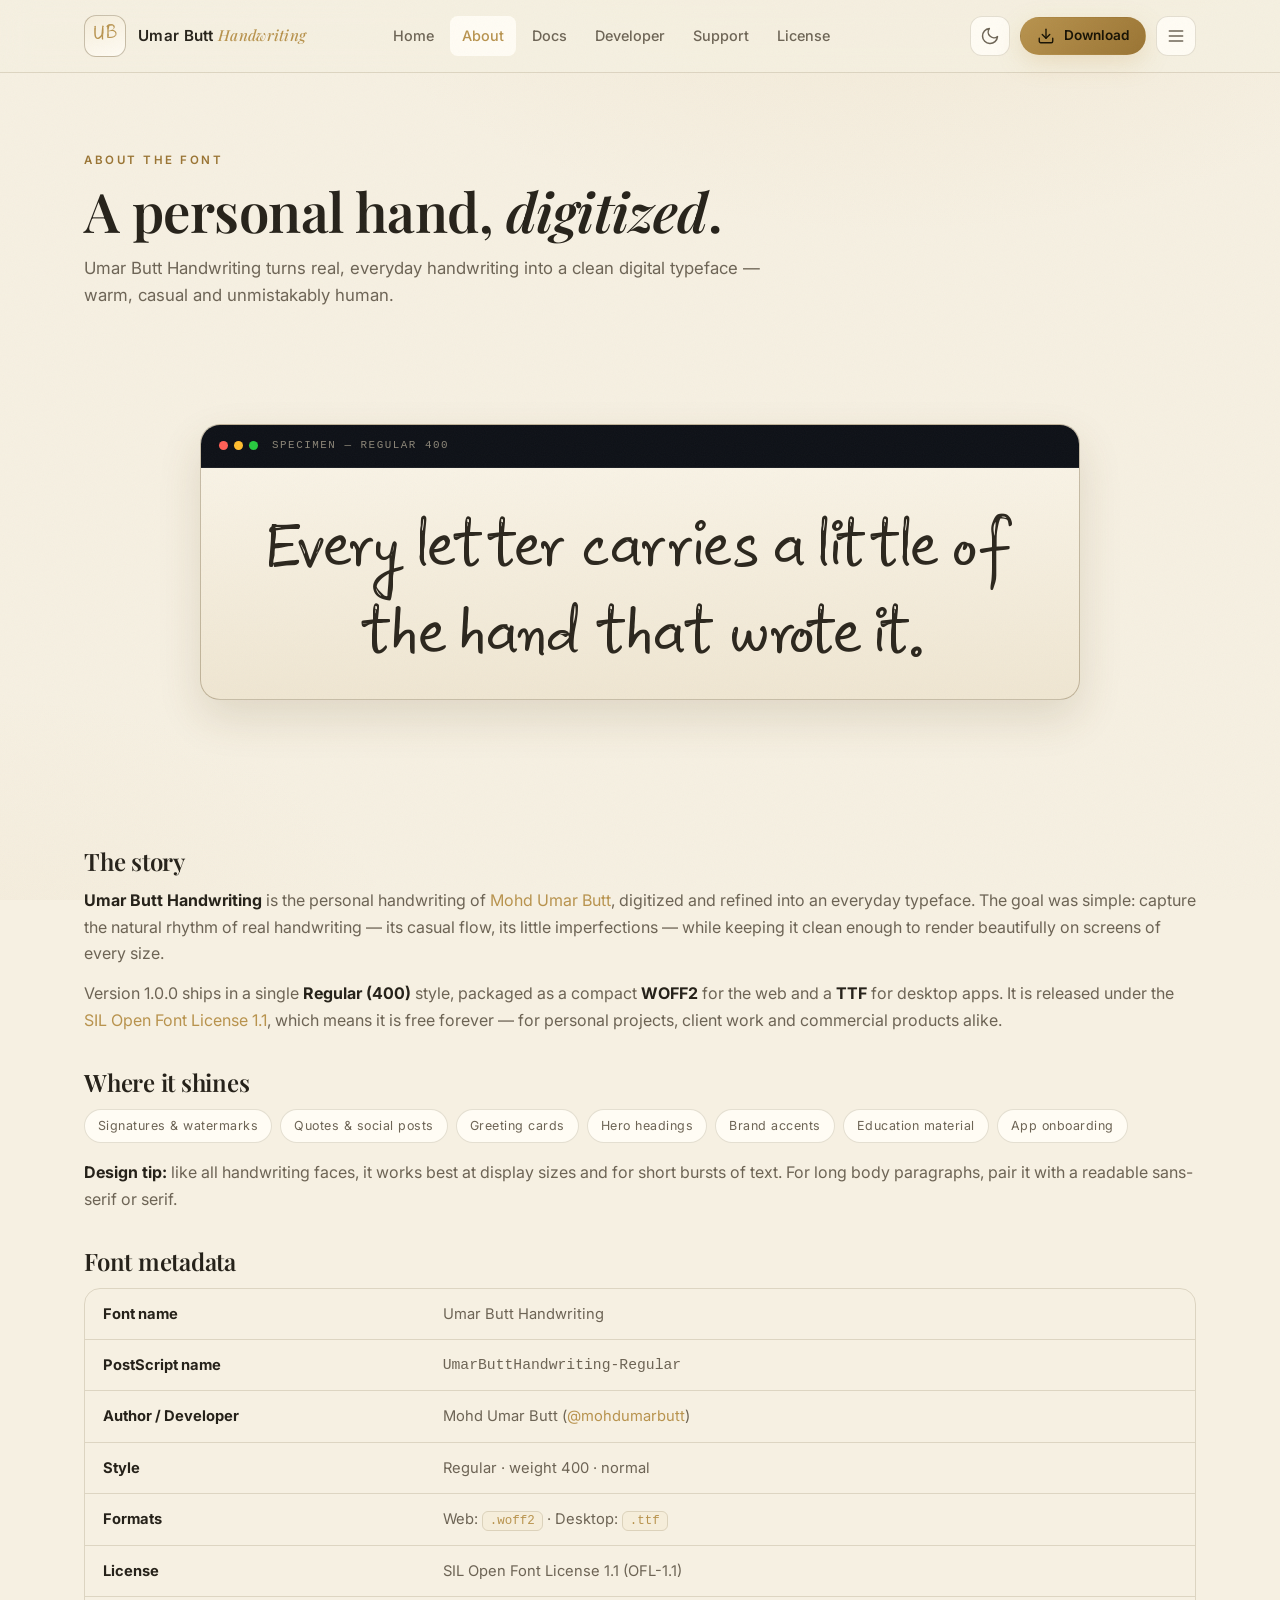
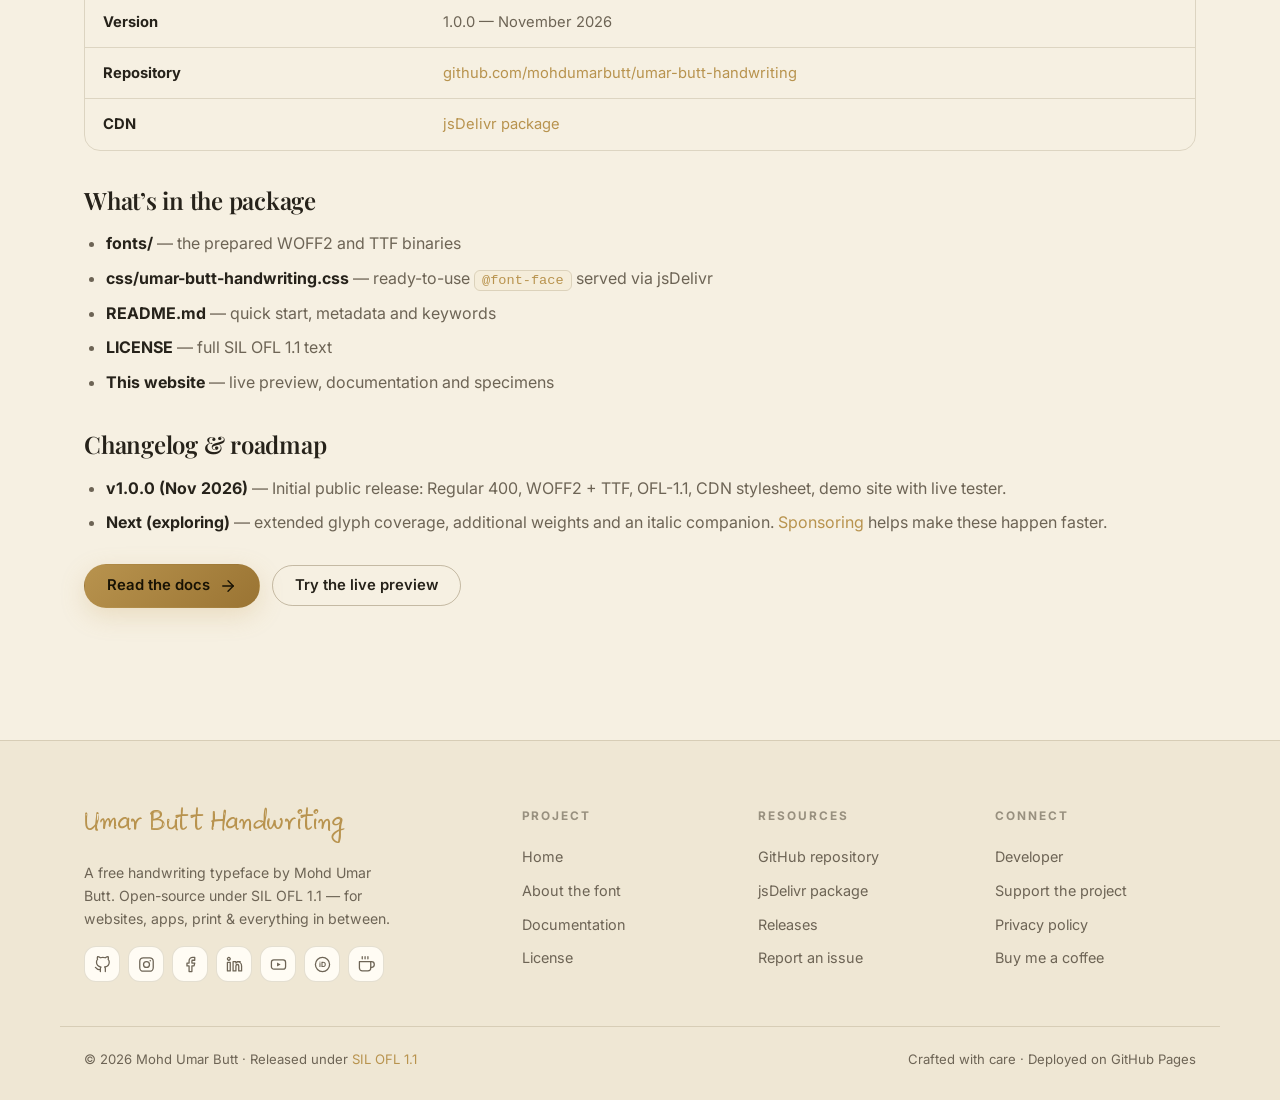
<file: about.html>
<!DOCTYPE html>
<html lang="en" data-theme="ink">
<head>
  <meta charset="UTF-8">
  <meta name="viewport" content="width=device-width, initial-scale=1">
  <title>About the Font — Umar Butt Handwriting</title>
  <meta name="description" content="The story, metadata and design notes behind Umar Butt Handwriting — a free open-source handwriting typeface by Mohd Umar Butt, licensed under SIL OFL 1.1.">
  <meta name="author" content="Mohd Umar Butt">
  <meta name="theme-color" content="#0b0d12">
  <link rel="canonical" href="https://mohdumarbutt.github.io/umar-butt-handwriting/about.html">
  <meta property="og:title" content="About — Umar Butt Handwriting">
  <meta property="og:description" content="The story and metadata behind the free handwriting typeface by Mohd Umar Butt.">
  <meta property="og:url" content="https://mohdumarbutt.github.io/umar-butt-handwriting/about.html">
  <meta property="og:image" content="https://raw.githubusercontent.com/mohdumarbutt/mohdumarbutt/main/banner.png">
  <link rel="icon" href="data:image/svg+xml,%3Csvg xmlns='http://www.w3.org/2000/svg' viewBox='0 0 64 64'%3E%3Crect width='64' height='64' rx='14' fill='%230b0d12'/%3E%3Ctext x='32' y='45' font-family='Georgia,serif' font-style='italic' font-size='38' fill='%23c9a25e' text-anchor='middle'%3EU%3C/text%3E%3C/svg%3E">
  <script>(function(){try{var t=localStorage.getItem("ubh-theme");if(!t){t=window.matchMedia&&matchMedia("(prefers-color-scheme: light)").matches?"paper":"ink"}document.documentElement.setAttribute("data-theme",t)}catch(e){}})();</script>
  <link rel="preconnect" href="https://fonts.googleapis.com">
  <link rel="preconnect" href="https://fonts.gstatic.com" crossorigin>
  <link href="https://fonts.googleapis.com/css2?family=Inter:wght@400;500;600;700&family=Playfair+Display:ital,wght@0,500;0,600;0,700;1,500&display=swap" rel="stylesheet">
  <link rel="preload" href="fonts/UmarButtHandwriting-Regular.woff2" as="font" type="font/woff2" crossorigin>
  <link rel="stylesheet" href="css/style.css">
</head>
<body data-page="about">

  <header class="site-header">
    <div class="container header-inner">
      <a class="brand" href="index.html" aria-label="Umar Butt Handwriting — home">
        <span class="brand-mark hand" aria-hidden="true">UB</span>
        <span class="brand-name">Umar Butt <em>Handwriting</em></span>
      </a>
      <nav class="site-nav" id="site-nav" aria-label="Primary">
        <a href="index.html">Home</a>
        <a href="about.html" class="active" aria-current="page">About</a>
        <a href="docs.html">Docs</a>
        <a href="developer.html">Developer</a>
        <a href="support.html">Support</a>
        <a href="license.html">License</a>
      </nav>
      <div class="header-actions">
        <button class="icon-btn" id="theme-toggle" type="button" aria-label="Toggle color theme" aria-pressed="false"><svg class="icon" aria-hidden="true"><use id="theme-icon-use" href="#i-sun"/></svg></button>
        <a class="btn btn-primary btn-sm header-download" href="fonts/UmarButtHandwriting-Regular.ttf" download><svg class="icon" aria-hidden="true"><use href="#i-download"/></svg><span>Download</span></a>
        <button class="icon-btn nav-toggle" id="nav-toggle" type="button" aria-label="Open menu" aria-expanded="false" aria-controls="site-nav"><svg class="icon" aria-hidden="true"><use href="#i-menu"/></svg></button>
      </div>
    </div>
  </header>

  <main>
    <section class="page-hero">
      <div class="container">
        <p class="eyebrow">About the font</p>
        <h1>A personal hand, <em>digitized</em>.</h1>
        <p class="lede">Umar Butt Handwriting turns real, everyday handwriting into a clean digital typeface — warm, casual and unmistakably human.</p>
      </div>
    </section>

    <section class="section">
      <div class="container">
        <div class="hero-stage stage-paper reveal" style="margin-top:0">
          <div class="stage-slate">
            <span class="slate-dots" aria-hidden="true"><span></span><span></span><span></span></span>
            <span class="slate-title mono">SPECIMEN — REGULAR 400</span>
          </div>
          <p class="hero-phrase hand">Every letter carries a little of the hand that wrote it.</p>
        </div>
      </div>
    </section>

    <section class="section" style="padding-top:20px">
      <div class="container prose">
        <h2>The story</h2>
        <p><strong>Umar Butt Handwriting</strong> is the personal handwriting of <a href="developer.html">Mohd Umar Butt</a>, digitized and refined into an everyday typeface. The goal was simple: capture the natural rhythm of real handwriting — its casual flow, its little imperfections — while keeping it clean enough to render beautifully on screens of every size.</p>
        <p>Version 1.0.0 ships in a single <strong>Regular (400)</strong> style, packaged as a compact <strong>WOFF2</strong> for the web and a <strong>TTF</strong> for desktop apps. It is released under the <a href="license.html">SIL Open Font License 1.1</a>, which means it is free forever — for personal projects, client work and commercial products alike.</p>

        <h2>Where it shines</h2>
        <div class="chips">
          <span class="chip">Signatures &amp; watermarks</span>
          <span class="chip">Quotes &amp; social posts</span>
          <span class="chip">Greeting cards</span>
          <span class="chip">Hero headings</span>
          <span class="chip">Brand accents</span>
          <span class="chip">Education material</span>
          <span class="chip">App onboarding</span>
        </div>
        <p style="margin-top:16px"><strong>Design tip:</strong> like all handwriting faces, it works best at display sizes and for short bursts of text. For long body paragraphs, pair it with a readable sans-serif or serif.</p>

        <h2>Font metadata</h2>
        <div class="table-wrap">
          <table>
            <tbody>
              <tr><td><strong>Font name</strong></td><td>Umar Butt Handwriting</td></tr>
              <tr><td><strong>PostScript name</strong></td><td class="mono">UmarButtHandwriting-Regular</td></tr>
              <tr><td><strong>Author / Developer</strong></td><td>Mohd Umar Butt (<a href="https://github.com/mohdumarbutt" target="_blank" rel="noopener">@mohdumarbutt</a>)</td></tr>
              <tr><td><strong>Style</strong></td><td>Regular · weight 400 · normal</td></tr>
              <tr><td><strong>Formats</strong></td><td>Web: <code class="inline-code">.woff2</code> · Desktop: <code class="inline-code">.ttf</code></td></tr>
              <tr><td><strong>License</strong></td><td>SIL Open Font License 1.1 (OFL-1.1)</td></tr>
              <tr><td><strong>Version</strong></td><td>1.0.0 — November 2026</td></tr>
              <tr><td><strong>Repository</strong></td><td><a href="https://github.com/mohdumarbutt/umar-butt-handwriting" target="_blank" rel="noopener">github.com/mohdumarbutt/umar-butt-handwriting</a></td></tr>
              <tr><td><strong>CDN</strong></td><td><a href="https://www.jsdelivr.com/package/gh/mohdumarbutt/umar-butt-handwriting" target="_blank" rel="noopener">jsDelivr package</a></td></tr>
            </tbody>
          </table>
        </div>

        <h2>What’s in the package</h2>
        <ul>
          <li><strong>fonts/</strong> — the prepared WOFF2 and TTF binaries</li>
          <li><strong>css/umar-butt-handwriting.css</strong> — ready-to-use <code class="inline-code">@font-face</code> served via jsDelivr</li>
          <li><strong>README.md</strong> — quick start, metadata and keywords</li>
          <li><strong>LICENSE</strong> — full SIL OFL 1.1 text</li>
          <li><strong>This website</strong> — live preview, documentation and specimens</li>
        </ul>

        <h2>Changelog &amp; roadmap</h2>
        <ul>
          <li><strong>v1.0.0 (Nov 2026)</strong> — Initial public release: Regular 400, WOFF2 + TTF, OFL-1.1, CDN stylesheet, demo site with live tester.</li>
          <li><strong>Next (exploring)</strong> — extended glyph coverage, additional weights and an italic companion. <a href="support.html">Sponsoring</a> helps make these happen faster.</li>
        </ul>

        <div class="band-actions" style="margin-top:28px">
          <a class="btn btn-primary" href="docs.html">Read the docs <svg class="icon" aria-hidden="true"><use href="#i-arrow"/></svg></a>
          <a class="btn btn-ghost" href="index.html#tester">Try the live preview</a>
        </div>
      </div>
    </section>
  </main>

  <footer class="site-footer">
    <div class="container footer-grid">
      <div class="footer-brand">
        <p class="footer-script hand">Umar Butt Handwriting</p>
        <p class="muted">A free handwriting typeface by Mohd Umar Butt. Open-source under SIL OFL 1.1 — for websites, apps, print &amp; everything in between.</p>
        <div class="socials">
          <a class="icon-btn" href="https://github.com/mohdumarbutt" target="_blank" rel="noopener" aria-label="GitHub"><svg class="icon" aria-hidden="true"><use href="#i-github"/></svg></a>
          <a class="icon-btn" href="https://www.instagram.com/theumar_3x" target="_blank" rel="noopener" aria-label="Instagram"><svg class="icon" aria-hidden="true"><use href="#i-instagram"/></svg></a>
          <a class="icon-btn" href="https://www.facebook.com/MohdUmarButtOfficial" target="_blank" rel="noopener" aria-label="Facebook"><svg class="icon" aria-hidden="true"><use href="#i-facebook"/></svg></a>
          <a class="icon-btn" href="https://www.linkedin.com/in/mohdumarbutt" target="_blank" rel="noopener" aria-label="LinkedIn"><svg class="icon" aria-hidden="true"><use href="#i-linkedin"/></svg></a>
          <a class="icon-btn" href="https://www.youtube.com/@mohdumarbutt_official" target="_blank" rel="noopener" aria-label="YouTube"><svg class="icon" aria-hidden="true"><use href="#i-youtube"/></svg></a>
          <a class="icon-btn" href="https://orcid.org/0009-0005-4495-314X" target="_blank" rel="noopener" aria-label="ORCID"><svg class="icon" aria-hidden="true"><use href="#i-orcid"/></svg></a>
          <a class="icon-btn" href="https://buymeacoffee.com/umarbutt" target="_blank" rel="noopener" aria-label="Buy me a coffee"><svg class="icon" aria-hidden="true"><use href="#i-coffee"/></svg></a>
        </div>
      </div>
      <nav class="footer-col" aria-label="Project"><h4>Project</h4><a href="index.html">Home</a><a href="about.html">About the font</a><a href="docs.html">Documentation</a><a href="license.html">License</a></nav>
      <nav class="footer-col" aria-label="Resources"><h4>Resources</h4><a href="https://github.com/mohdumarbutt/umar-butt-handwriting" target="_blank" rel="noopener">GitHub repository</a><a href="https://www.jsdelivr.com/package/gh/mohdumarbutt/umar-butt-handwriting" target="_blank" rel="noopener">jsDelivr package</a><a href="https://github.com/mohdumarbutt/umar-butt-handwriting/releases" target="_blank" rel="noopener">Releases</a><a href="https://github.com/mohdumarbutt/umar-butt-handwriting/issues" target="_blank" rel="noopener">Report an issue</a></nav>
      <nav class="footer-col" aria-label="Connect"><h4>Connect</h4><a href="developer.html">Developer</a><a href="support.html">Support the project</a><a href="privacy.html">Privacy policy</a><a href="https://buymeacoffee.com/umarbutt" target="_blank" rel="noopener">Buy me a coffee</a></nav>
    </div>
    <div class="container footer-bottom">
      <span>© <span id="year">2026</span> Mohd Umar Butt · Released under <a href="license.html">SIL OFL 1.1</a></span>
      <span class="muted">Crafted with care · Deployed on GitHub Pages</span>
    </div>
  </footer>

  <script src="js/app.js" defer></script>
</body>
</html>
</file>
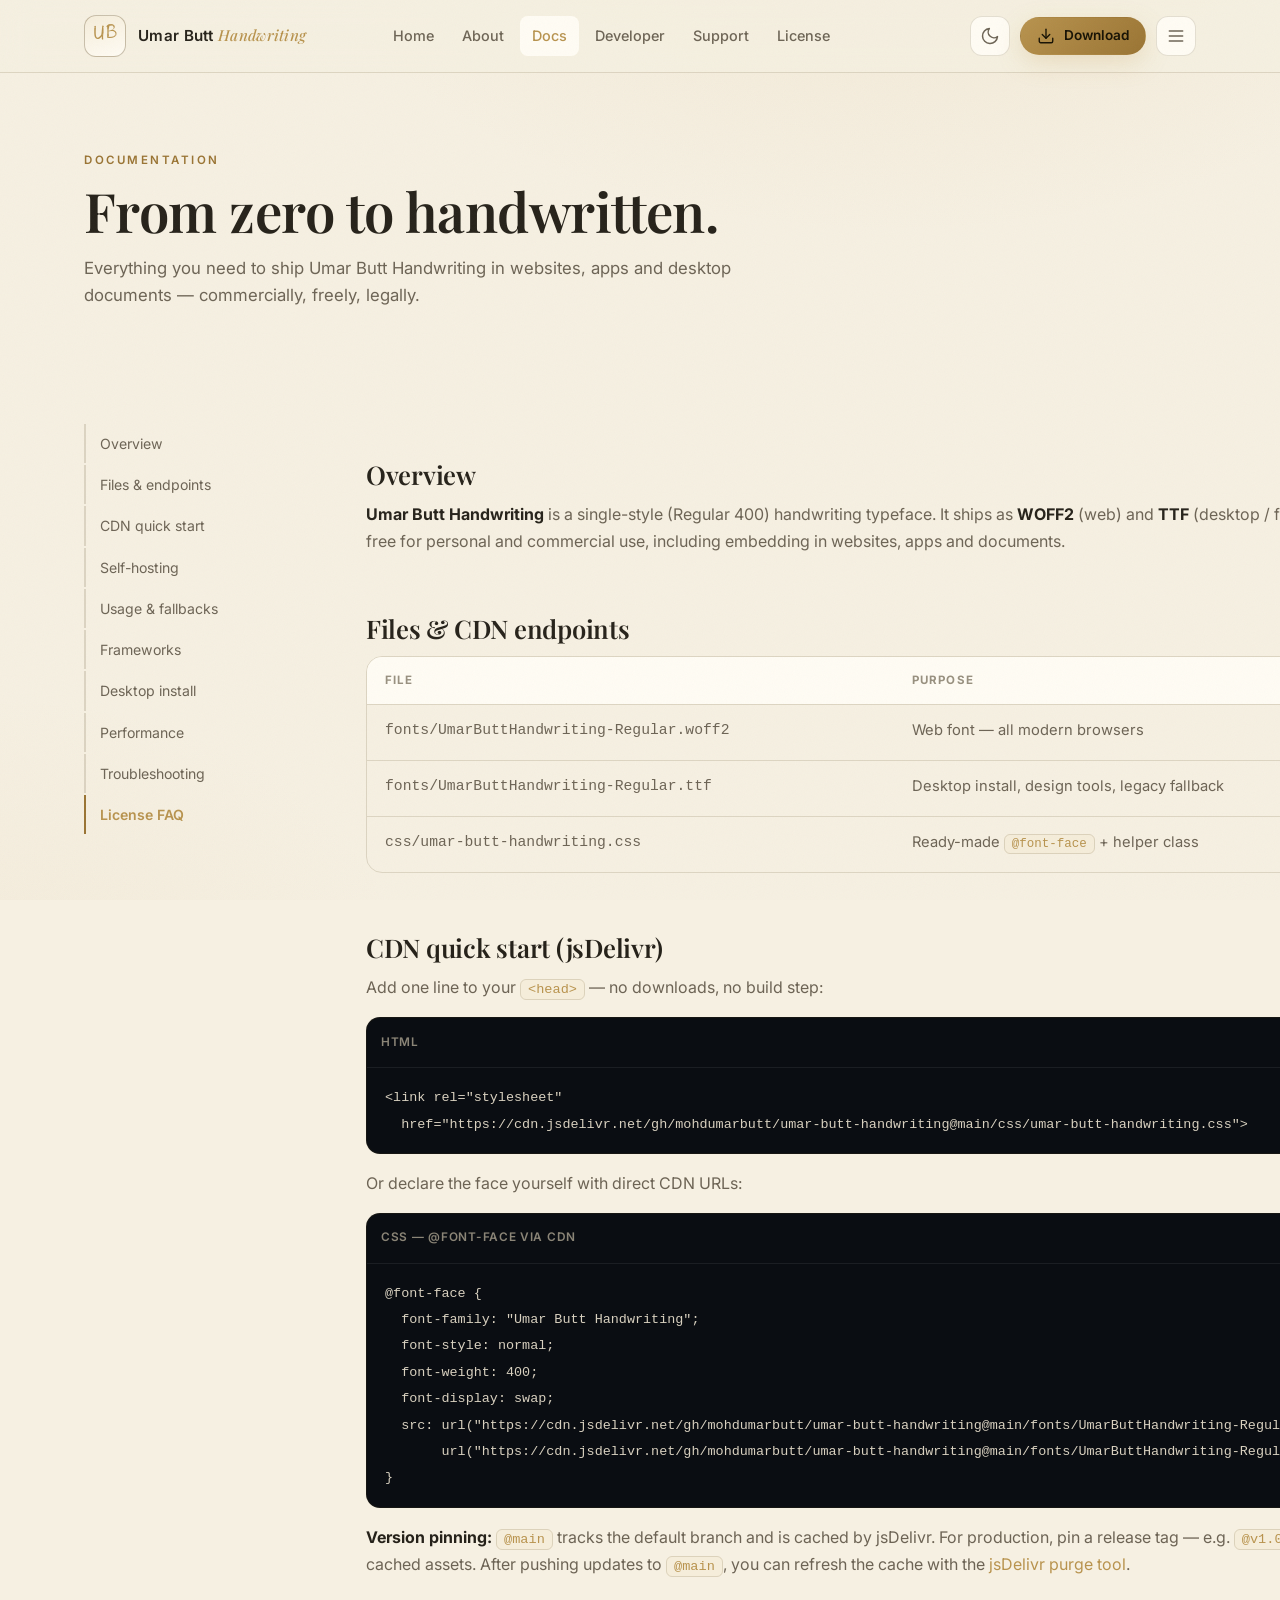
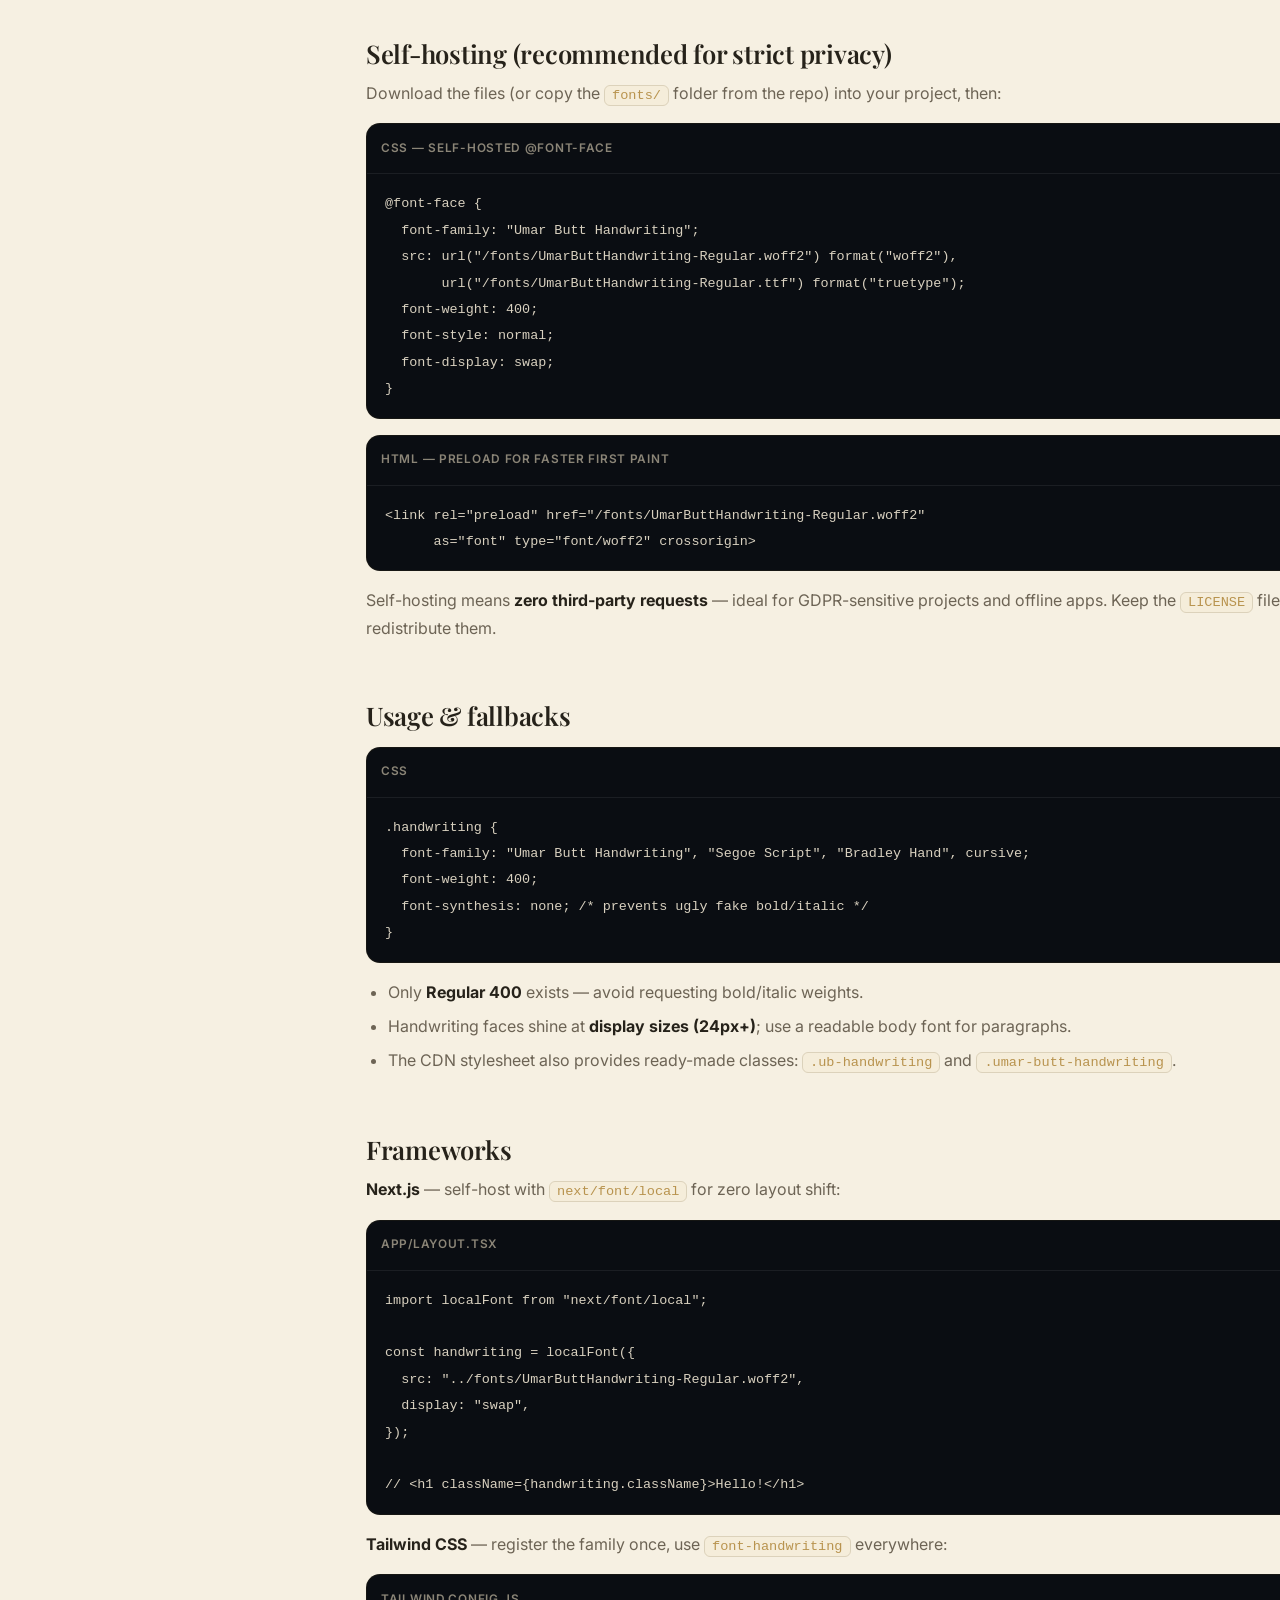
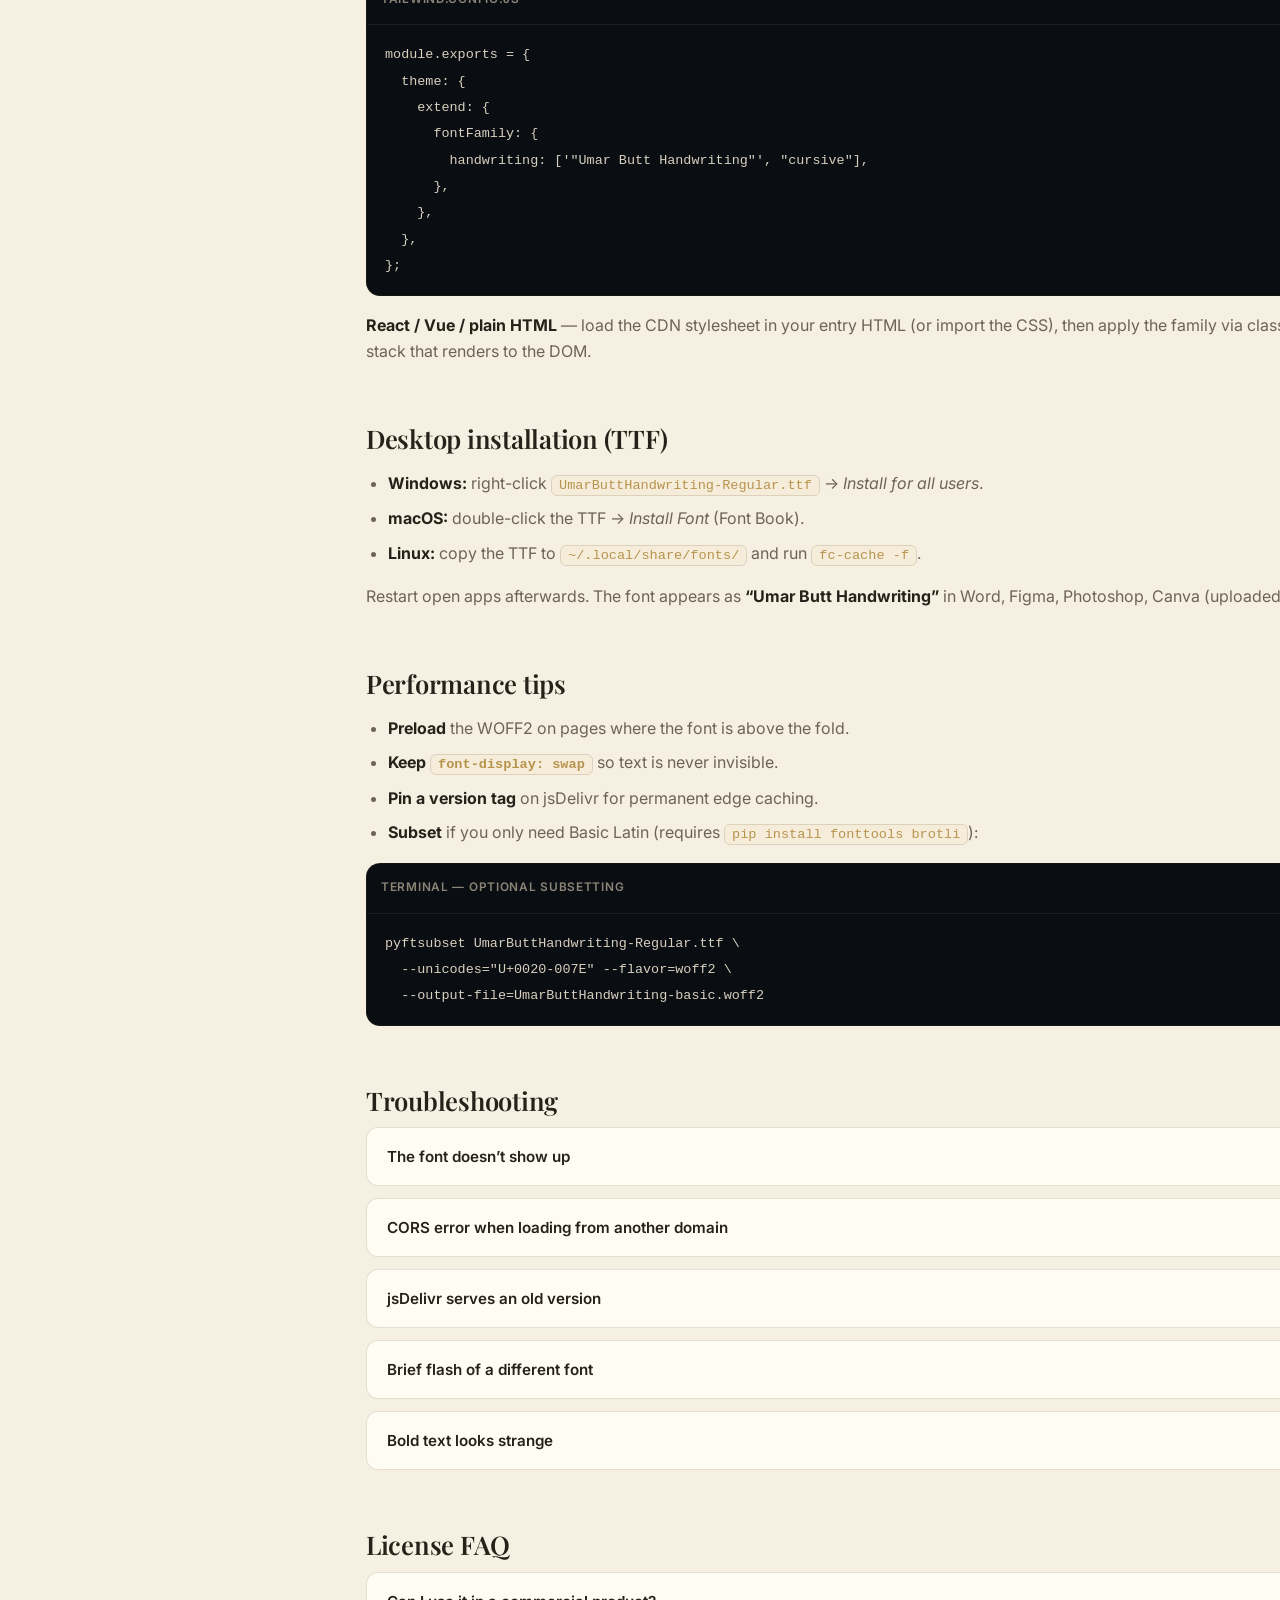
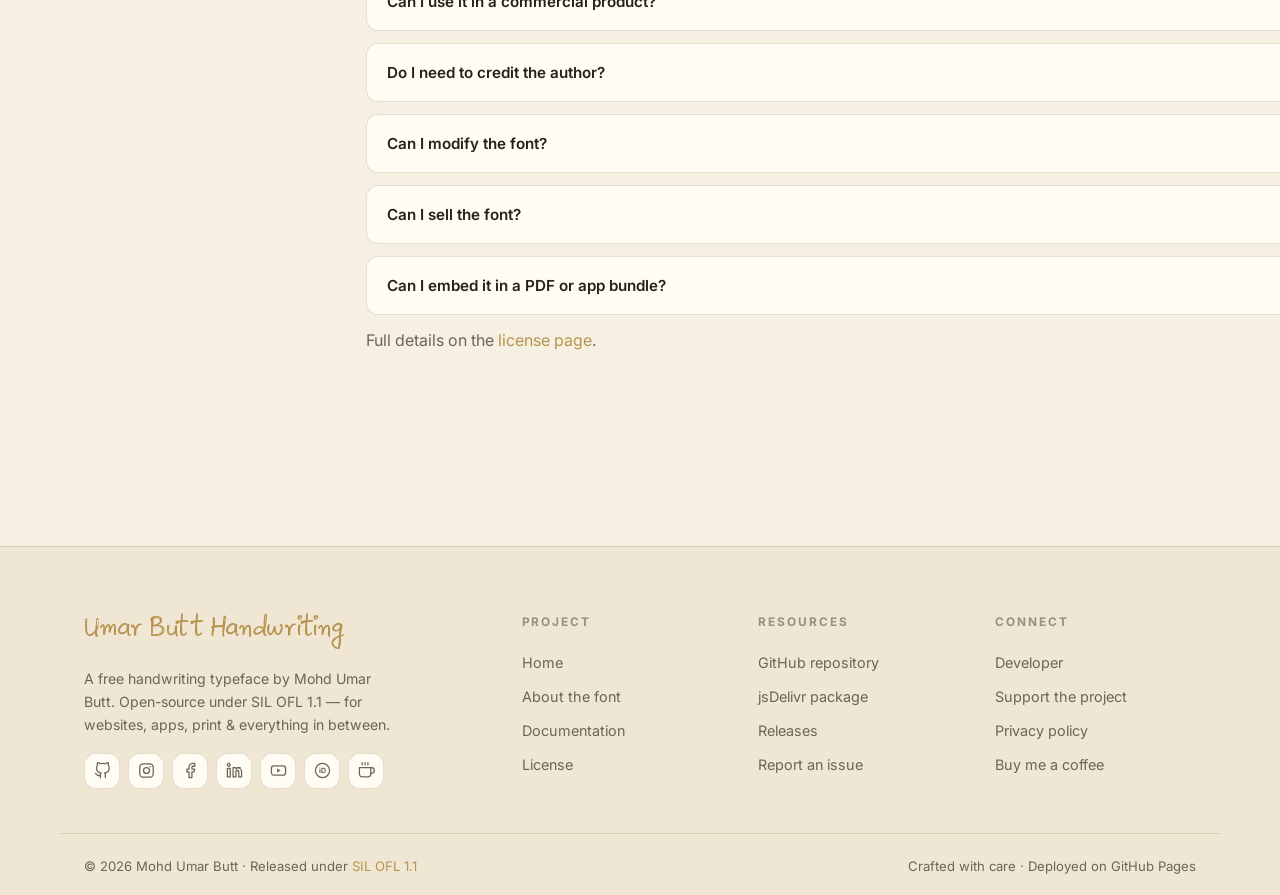
<file: docs.html>
<!DOCTYPE html>
<html lang="en" data-theme="ink">
<head>
  <meta charset="UTF-8">
  <meta name="viewport" content="width=device-width, initial-scale=1">
  <title>Documentation — Umar Butt Handwriting</title>
  <meta name="description" content="Install and use Umar Butt Handwriting via jsDelivr CDN or self-hosting. @font-face examples, framework guides (Next.js, Tailwind), desktop installation, performance tips and license FAQ.">
  <meta name="author" content="Mohd Umar Butt">
  <meta name="theme-color" content="#0b0d12">
  <link rel="canonical" href="https://mohdumarbutt.github.io/umar-butt-handwriting/docs.html">
  <meta property="og:title" content="Documentation — Umar Butt Handwriting">
  <meta property="og:description" content="CDN quick start, self-hosting, framework guides and FAQ for the free handwriting font.">
  <meta property="og:url" content="https://mohdumarbutt.github.io/umar-butt-handwriting/docs.html">
  <meta property="og:image" content="https://raw.githubusercontent.com/mohdumarbutt/mohdumarbutt/main/banner.png">
  <link rel="icon" href="data:image/svg+xml,%3Csvg xmlns='http://www.w3.org/2000/svg' viewBox='0 0 64 64'%3E%3Crect width='64' height='64' rx='14' fill='%230b0d12'/%3E%3Ctext x='32' y='45' font-family='Georgia,serif' font-style='italic' font-size='38' fill='%23c9a25e' text-anchor='middle'%3EU%3C/text%3E%3C/svg%3E">
  <script>(function(){try{var t=localStorage.getItem("ubh-theme");if(!t){t=window.matchMedia&&matchMedia("(prefers-color-scheme: light)").matches?"paper":"ink"}document.documentElement.setAttribute("data-theme",t)}catch(e){}})();</script>
  <link rel="preconnect" href="https://fonts.googleapis.com">
  <link rel="preconnect" href="https://fonts.gstatic.com" crossorigin>
  <link href="https://fonts.googleapis.com/css2?family=Inter:wght@400;500;600;700&family=Playfair+Display:ital,wght@0,500;0,600;0,700;1,500&display=swap" rel="stylesheet">
  <link rel="preload" href="fonts/UmarButtHandwriting-Regular.woff2" as="font" type="font/woff2" crossorigin>
  <link rel="stylesheet" href="css/style.css">
</head>
<body data-page="docs">

  <header class="site-header">
    <div class="container header-inner">
      <a class="brand" href="index.html" aria-label="Umar Butt Handwriting — home">
        <span class="brand-mark hand" aria-hidden="true">UB</span>
        <span class="brand-name">Umar Butt <em>Handwriting</em></span>
      </a>
      <nav class="site-nav" id="site-nav" aria-label="Primary">
        <a href="index.html">Home</a>
        <a href="about.html">About</a>
        <a href="docs.html" class="active" aria-current="page">Docs</a>
        <a href="developer.html">Developer</a>
        <a href="support.html">Support</a>
        <a href="license.html">License</a>
      </nav>
      <div class="header-actions">
        <button class="icon-btn" id="theme-toggle" type="button" aria-label="Toggle color theme" aria-pressed="false"><svg class="icon" aria-hidden="true"><use id="theme-icon-use" href="#i-sun"/></svg></button>
        <a class="btn btn-primary btn-sm header-download" href="fonts/UmarButtHandwriting-Regular.ttf" download><svg class="icon" aria-hidden="true"><use href="#i-download"/></svg><span>Download</span></a>
        <button class="icon-btn nav-toggle" id="nav-toggle" type="button" aria-label="Open menu" aria-expanded="false" aria-controls="site-nav"><svg class="icon" aria-hidden="true"><use href="#i-menu"/></svg></button>
      </div>
    </div>
  </header>

  <main>
    <section class="page-hero">
      <div class="container">
        <p class="eyebrow">Documentation</p>
        <h1>From zero to handwritten.</h1>
        <p class="lede">Everything you need to ship Umar Butt Handwriting in websites, apps and desktop documents — commercially, freely, legally.</p>
      </div>
    </section>

    <section class="section">
      <div class="container docs-layout">
        <nav class="toc" aria-label="On this page">
          <a href="#overview">Overview</a>
          <a href="#files">Files &amp; endpoints</a>
          <a href="#cdn">CDN quick start</a>
          <a href="#self-host">Self-hosting</a>
          <a href="#usage">Usage &amp; fallbacks</a>
          <a href="#frameworks">Frameworks</a>
          <a href="#desktop">Desktop install</a>
          <a href="#performance">Performance</a>
          <a href="#troubleshooting">Troubleshooting</a>
          <a href="#license-faq">License FAQ</a>
        </nav>

        <div class="docs-body prose">

          <section class="doc-section" id="overview">
            <h2>Overview</h2>
            <p><strong>Umar Butt Handwriting</strong> is a single-style (Regular 400) handwriting typeface. It ships as <strong>WOFF2</strong> (web) and <strong>TTF</strong> (desktop / fallback), under the <a href="license.html">SIL OFL 1.1</a> — free for personal and commercial use, including embedding in websites, apps and documents.</p>
          </section>

          <section class="doc-section" id="files">
            <h2>Files &amp; CDN endpoints</h2>
            <div class="table-wrap">
              <table>
                <thead><tr><th>File</th><th>Purpose</th><th>Copy</th></tr></thead>
                <tbody>
                  <tr>
                    <td class="mono">fonts/UmarButtHandwriting-Regular.woff2</td>
                    <td>Web font — all modern browsers</td>
                    <td><button class="copy-btn" type="button" data-copy-text="https://cdn.jsdelivr.net/gh/mohdumarbutt/umar-butt-handwriting@main/fonts/UmarButtHandwriting-Regular.woff2"><svg class="icon" aria-hidden="true"><use href="#i-copy"/></svg><span>URL</span></button></td>
                  </tr>
                  <tr>
                    <td class="mono">fonts/UmarButtHandwriting-Regular.ttf</td>
                    <td>Desktop install, design tools, legacy fallback</td>
                    <td><button class="copy-btn" type="button" data-copy-text="https://cdn.jsdelivr.net/gh/mohdumarbutt/umar-butt-handwriting@main/fonts/UmarButtHandwriting-Regular.ttf"><svg class="icon" aria-hidden="true"><use href="#i-copy"/></svg><span>URL</span></button></td>
                  </tr>
                  <tr>
                    <td class="mono">css/umar-butt-handwriting.css</td>
                    <td>Ready-made <code class="inline-code">@font-face</code> + helper class</td>
                    <td><button class="copy-btn" type="button" data-copy-text="https://cdn.jsdelivr.net/gh/mohdumarbutt/umar-butt-handwriting@main/css/umar-butt-handwriting.css"><svg class="icon" aria-hidden="true"><use href="#i-copy"/></svg><span>URL</span></button></td>
                  </tr>
                </tbody>
              </table>
            </div>
          </section>

          <section class="doc-section" id="cdn">
            <h2>CDN quick start (jsDelivr)</h2>
            <p>Add one line to your <code class="inline-code">&lt;head&gt;</code> — no downloads, no build step:</p>
            <div class="code">
              <div class="code-head"><span class="code-title">HTML</span><button class="copy-btn" type="button" data-copy="#doc-cdn"><svg class="icon" aria-hidden="true"><use href="#i-copy"/></svg><span>Copy</span></button></div>
              <pre><code id="doc-cdn">&lt;link rel="stylesheet"
  href="https://cdn.jsdelivr.net/gh/mohdumarbutt/umar-butt-handwriting@main/css/umar-butt-handwriting.css"&gt;</code></pre>
            </div>
            <p>Or declare the face yourself with direct CDN URLs:</p>
            <div class="code">
              <div class="code-head"><span class="code-title">CSS — @font-face via CDN</span><button class="copy-btn" type="button" data-copy="#doc-cdn-face"><svg class="icon" aria-hidden="true"><use href="#i-copy"/></svg><span>Copy</span></button></div>
              <pre><code id="doc-cdn-face">@font-face {
  font-family: "Umar Butt Handwriting";
  font-style: normal;
  font-weight: 400;
  font-display: swap;
  src: url("https://cdn.jsdelivr.net/gh/mohdumarbutt/umar-butt-handwriting@main/fonts/UmarButtHandwriting-Regular.woff2") format("woff2"),
       url("https://cdn.jsdelivr.net/gh/mohdumarbutt/umar-butt-handwriting@main/fonts/UmarButtHandwriting-Regular.ttf") format("truetype");
}</code></pre>
            </div>
            <p><strong>Version pinning:</strong> <code class="inline-code">@main</code> tracks the default branch and is cached by jsDelivr. For production, pin a release tag — e.g. <code class="inline-code">@v1.0.0</code> — for immutable, long-cached assets. After pushing updates to <code class="inline-code">@main</code>, you can refresh the cache with the <a href="https://www.jsdelivr.com/tools/purge" target="_blank" rel="noopener">jsDelivr purge tool</a>.</p>
          </section>

          <section class="doc-section" id="self-host">
            <h2>Self-hosting (recommended for strict privacy)</h2>
            <p>Download the files (or copy the <code class="inline-code">fonts/</code> folder from the repo) into your project, then:</p>
            <div class="code">
              <div class="code-head"><span class="code-title">CSS — self-hosted @font-face</span><button class="copy-btn" type="button" data-copy="#doc-self"><svg class="icon" aria-hidden="true"><use href="#i-copy"/></svg><span>Copy</span></button></div>
              <pre><code id="doc-self">@font-face {
  font-family: "Umar Butt Handwriting";
  src: url("/fonts/UmarButtHandwriting-Regular.woff2") format("woff2"),
       url("/fonts/UmarButtHandwriting-Regular.ttf") format("truetype");
  font-weight: 400;
  font-style: normal;
  font-display: swap;
}</code></pre>
            </div>
            <div class="code">
              <div class="code-head"><span class="code-title">HTML — preload for faster first paint</span><button class="copy-btn" type="button" data-copy="#doc-preload"><svg class="icon" aria-hidden="true"><use href="#i-copy"/></svg><span>Copy</span></button></div>
              <pre><code id="doc-preload">&lt;link rel="preload" href="/fonts/UmarButtHandwriting-Regular.woff2"
      as="font" type="font/woff2" crossorigin&gt;</code></pre>
            </div>
            <p>Self-hosting means <strong>zero third-party requests</strong> — ideal for GDPR-sensitive projects and offline apps. Keep the <code class="inline-code">LICENSE</code> file alongside the fonts when you redistribute them.</p>
          </section>

          <section class="doc-section" id="usage">
            <h2>Usage &amp; fallbacks</h2>
            <div class="code">
              <div class="code-head"><span class="code-title">CSS</span><button class="copy-btn" type="button" data-copy="#doc-usage"><svg class="icon" aria-hidden="true"><use href="#i-copy"/></svg><span>Copy</span></button></div>
              <pre><code id="doc-usage">.handwriting {
  font-family: "Umar Butt Handwriting", "Segoe Script", "Bradley Hand", cursive;
  font-weight: 400;
  font-synthesis: none; /* prevents ugly fake bold/italic */
}</code></pre>
            </div>
            <ul>
              <li>Only <strong>Regular 400</strong> exists — avoid requesting bold/italic weights.</li>
              <li>Handwriting faces shine at <strong>display sizes (24px+)</strong>; use a readable body font for paragraphs.</li>
              <li>The CDN stylesheet also provides ready-made classes: <code class="inline-code">.ub-handwriting</code> and <code class="inline-code">.umar-butt-handwriting</code>.</li>
            </ul>
          </section>

          <section class="doc-section" id="frameworks">
            <h2>Frameworks</h2>
            <p><strong>Next.js</strong> — self-host with <code class="inline-code">next/font/local</code> for zero layout shift:</p>
            <div class="code">
              <div class="code-head"><span class="code-title">app/layout.tsx</span><button class="copy-btn" type="button" data-copy="#doc-next"><svg class="icon" aria-hidden="true"><use href="#i-copy"/></svg><span>Copy</span></button></div>
              <pre><code id="doc-next">import localFont from "next/font/local";

const handwriting = localFont({
  src: "../fonts/UmarButtHandwriting-Regular.woff2",
  display: "swap",
});

// &lt;h1 className={handwriting.className}&gt;Hello!&lt;/h1&gt;</code></pre>
            </div>
            <p><strong>Tailwind CSS</strong> — register the family once, use <code class="inline-code">font-handwriting</code> everywhere:</p>
            <div class="code">
              <div class="code-head"><span class="code-title">tailwind.config.js</span><button class="copy-btn" type="button" data-copy="#doc-tw"><svg class="icon" aria-hidden="true"><use href="#i-copy"/></svg><span>Copy</span></button></div>
              <pre><code id="doc-tw">module.exports = {
  theme: {
    extend: {
      fontFamily: {
        handwriting: ['"Umar Butt Handwriting"', "cursive"],
      },
    },
  },
};</code></pre>
            </div>
            <p><strong>React / Vue / plain HTML</strong> — load the CDN stylesheet in your entry HTML (or import the CSS), then apply the family via class or inline style. Works in any stack that renders to the DOM.</p>
          </section>

          <section class="doc-section" id="desktop">
            <h2>Desktop installation (TTF)</h2>
            <ul>
              <li><strong>Windows:</strong> right-click <code class="inline-code">UmarButtHandwriting-Regular.ttf</code> → <em>Install for all users</em>.</li>
              <li><strong>macOS:</strong> double-click the TTF → <em>Install Font</em> (Font Book).</li>
              <li><strong>Linux:</strong> copy the TTF to <code class="inline-code">~/.local/share/fonts/</code> and run <code class="inline-code">fc-cache -f</code>.</li>
            </ul>
            <p>Restart open apps afterwards. The font appears as <strong>“Umar Butt Handwriting”</strong> in Word, Figma, Photoshop, Canva (uploaded fonts) and similar tools.</p>
          </section>

          <section class="doc-section" id="performance">
            <h2>Performance tips</h2>
            <ul>
              <li><strong>Preload</strong> the WOFF2 on pages where the font is above the fold.</li>
              <li><strong>Keep <code class="inline-code">font-display: swap</code></strong> so text is never invisible.</li>
              <li><strong>Pin a version tag</strong> on jsDelivr for permanent edge caching.</li>
              <li><strong>Subset</strong> if you only need Basic Latin (requires <code class="inline-code">pip install fonttools brotli</code>):</li>
            </ul>
            <div class="code">
              <div class="code-head"><span class="code-title">Terminal — optional subsetting</span><button class="copy-btn" type="button" data-copy="#doc-subset"><svg class="icon" aria-hidden="true"><use href="#i-copy"/></svg><span>Copy</span></button></div>
              <pre><code id="doc-subset">pyftsubset UmarButtHandwriting-Regular.ttf \
  --unicodes="U+0020-007E" --flavor=woff2 \
  --output-file=UmarButtHandwriting-basic.woff2</code></pre>
            </div>
          </section>

          <section class="doc-section" id="troubleshooting">
            <h2>Troubleshooting</h2>
            <div class="faq">
              <details><summary>The font doesn’t show up</summary><div class="faq-body">Check the Network tab for a 200 response on the font file, verify the family name is exactly <code class="inline-code">"Umar Butt Handwriting"</code>, and confirm you’re not requesting weight 700. On this site, the hero chip shows live font-load status.</div></details>
              <details><summary>CORS error when loading from another domain</summary><div class="faq-body">jsDelivr serves fonts with <code class="inline-code">Access-Control-Allow-Origin: *</code>, so the CDN works everywhere. If you self-host on a separate asset domain, add that header there.</div></details>
              <details><summary>jsDelivr serves an old version</summary><div class="faq-body">Branch refs like <code class="inline-code">@main</code> are cached. Purge the exact URL via the <a href="https://www.jsdelivr.com/tools/purge" target="_blank" rel="noopener">purge tool</a>, or switch to an immutable release tag.</div></details>
              <details><summary>Brief flash of a different font</summary><div class="faq-body">That’s the expected <code class="inline-code">swap</code> behavior. Preloading the WOFF2 usually removes it entirely.</div></details>
              <details><summary>Bold text looks strange</summary><div class="faq-body">Only Regular exists. Set <code class="inline-code">font-synthesis: none</code> to stop browsers from faking bold, and use size/color for emphasis instead.</div></details>
            </div>
          </section>

          <section class="doc-section" id="license-faq">
            <h2>License FAQ</h2>
            <div class="faq">
              <details><summary>Can I use it in a commercial product?</summary><div class="faq-body">Yes — websites, apps, SaaS, client work, logos, packaging, print, videos. No fees, no permission needed.</div></details>
              <details><summary>Do I need to credit the author?</summary><div class="faq-body">Attribution is appreciated but not required for usage. If you redistribute the font files themselves, include the copyright notice and the OFL license text.</div></details>
              <details><summary>Can I modify the font?</summary><div class="faq-body">Yes, under OFL 1.1 — but a Modified Version must be renamed, because “Umar Butt Handwriting” is a Reserved Font Name. Derivatives must also stay under OFL.</div></details>
              <details><summary>Can I sell the font?</summary><div class="faq-body">Not by itself. You may bundle it with (and sell) software, themes or templates that include it, as long as the license travels along.</div></details>
              <details><summary>Can I embed it in a PDF or app bundle?</summary><div class="faq-body">Yes. Documents created with the font are entirely yours and carry no license obligations.</div></details>
            </div>
            <p>Full details on the <a href="license.html">license page</a>.</p>
          </section>

        </div>
      </div>
    </section>
  </main>

  <footer class="site-footer">
    <div class="container footer-grid">
      <div class="footer-brand">
        <p class="footer-script hand">Umar Butt Handwriting</p>
        <p class="muted">A free handwriting typeface by Mohd Umar Butt. Open-source under SIL OFL 1.1 — for websites, apps, print &amp; everything in between.</p>
        <div class="socials">
          <a class="icon-btn" href="https://github.com/mohdumarbutt" target="_blank" rel="noopener" aria-label="GitHub"><svg class="icon" aria-hidden="true"><use href="#i-github"/></svg></a>
          <a class="icon-btn" href="https://www.instagram.com/theumar_3x" target="_blank" rel="noopener" aria-label="Instagram"><svg class="icon" aria-hidden="true"><use href="#i-instagram"/></svg></a>
          <a class="icon-btn" href="https://www.facebook.com/MohdUmarButtOfficial" target="_blank" rel="noopener" aria-label="Facebook"><svg class="icon" aria-hidden="true"><use href="#i-facebook"/></svg></a>
          <a class="icon-btn" href="https://www.linkedin.com/in/mohdumarbutt" target="_blank" rel="noopener" aria-label="LinkedIn"><svg class="icon" aria-hidden="true"><use href="#i-linkedin"/></svg></a>
          <a class="icon-btn" href="https://www.youtube.com/@mohdumarbutt_official" target="_blank" rel="noopener" aria-label="YouTube"><svg class="icon" aria-hidden="true"><use href="#i-youtube"/></svg></a>
          <a class="icon-btn" href="https://orcid.org/0009-0005-4495-314X" target="_blank" rel="noopener" aria-label="ORCID"><svg class="icon" aria-hidden="true"><use href="#i-orcid"/></svg></a>
          <a class="icon-btn" href="https://buymeacoffee.com/umarbutt" target="_blank" rel="noopener" aria-label="Buy me a coffee"><svg class="icon" aria-hidden="true"><use href="#i-coffee"/></svg></a>
        </div>
      </div>
      <nav class="footer-col" aria-label="Project"><h4>Project</h4><a href="index.html">Home</a><a href="about.html">About the font</a><a href="docs.html">Documentation</a><a href="license.html">License</a></nav>
      <nav class="footer-col" aria-label="Resources"><h4>Resources</h4><a href="https://github.com/mohdumarbutt/umar-butt-handwriting" target="_blank" rel="noopener">GitHub repository</a><a href="https://www.jsdelivr.com/package/gh/mohdumarbutt/umar-butt-handwriting" target="_blank" rel="noopener">jsDelivr package</a><a href="https://github.com/mohdumarbutt/umar-butt-handwriting/releases" target="_blank" rel="noopener">Releases</a><a href="https://github.com/mohdumarbutt/umar-butt-handwriting/issues" target="_blank" rel="noopener">Report an issue</a></nav>
      <nav class="footer-col" aria-label="Connect"><h4>Connect</h4><a href="developer.html">Developer</a><a href="support.html">Support the project</a><a href="privacy.html">Privacy policy</a><a href="https://buymeacoffee.com/umarbutt" target="_blank" rel="noopener">Buy me a coffee</a></nav>
    </div>
    <div class="container footer-bottom">
      <span>© <span id="year">2026</span> Mohd Umar Butt · Released under <a href="license.html">SIL OFL 1.1</a></span>
      <span class="muted">Crafted with care · Deployed on GitHub Pages</span>
    </div>
  </footer>

  <script src="js/app.js" defer></script>
</body>
</html>
</file>
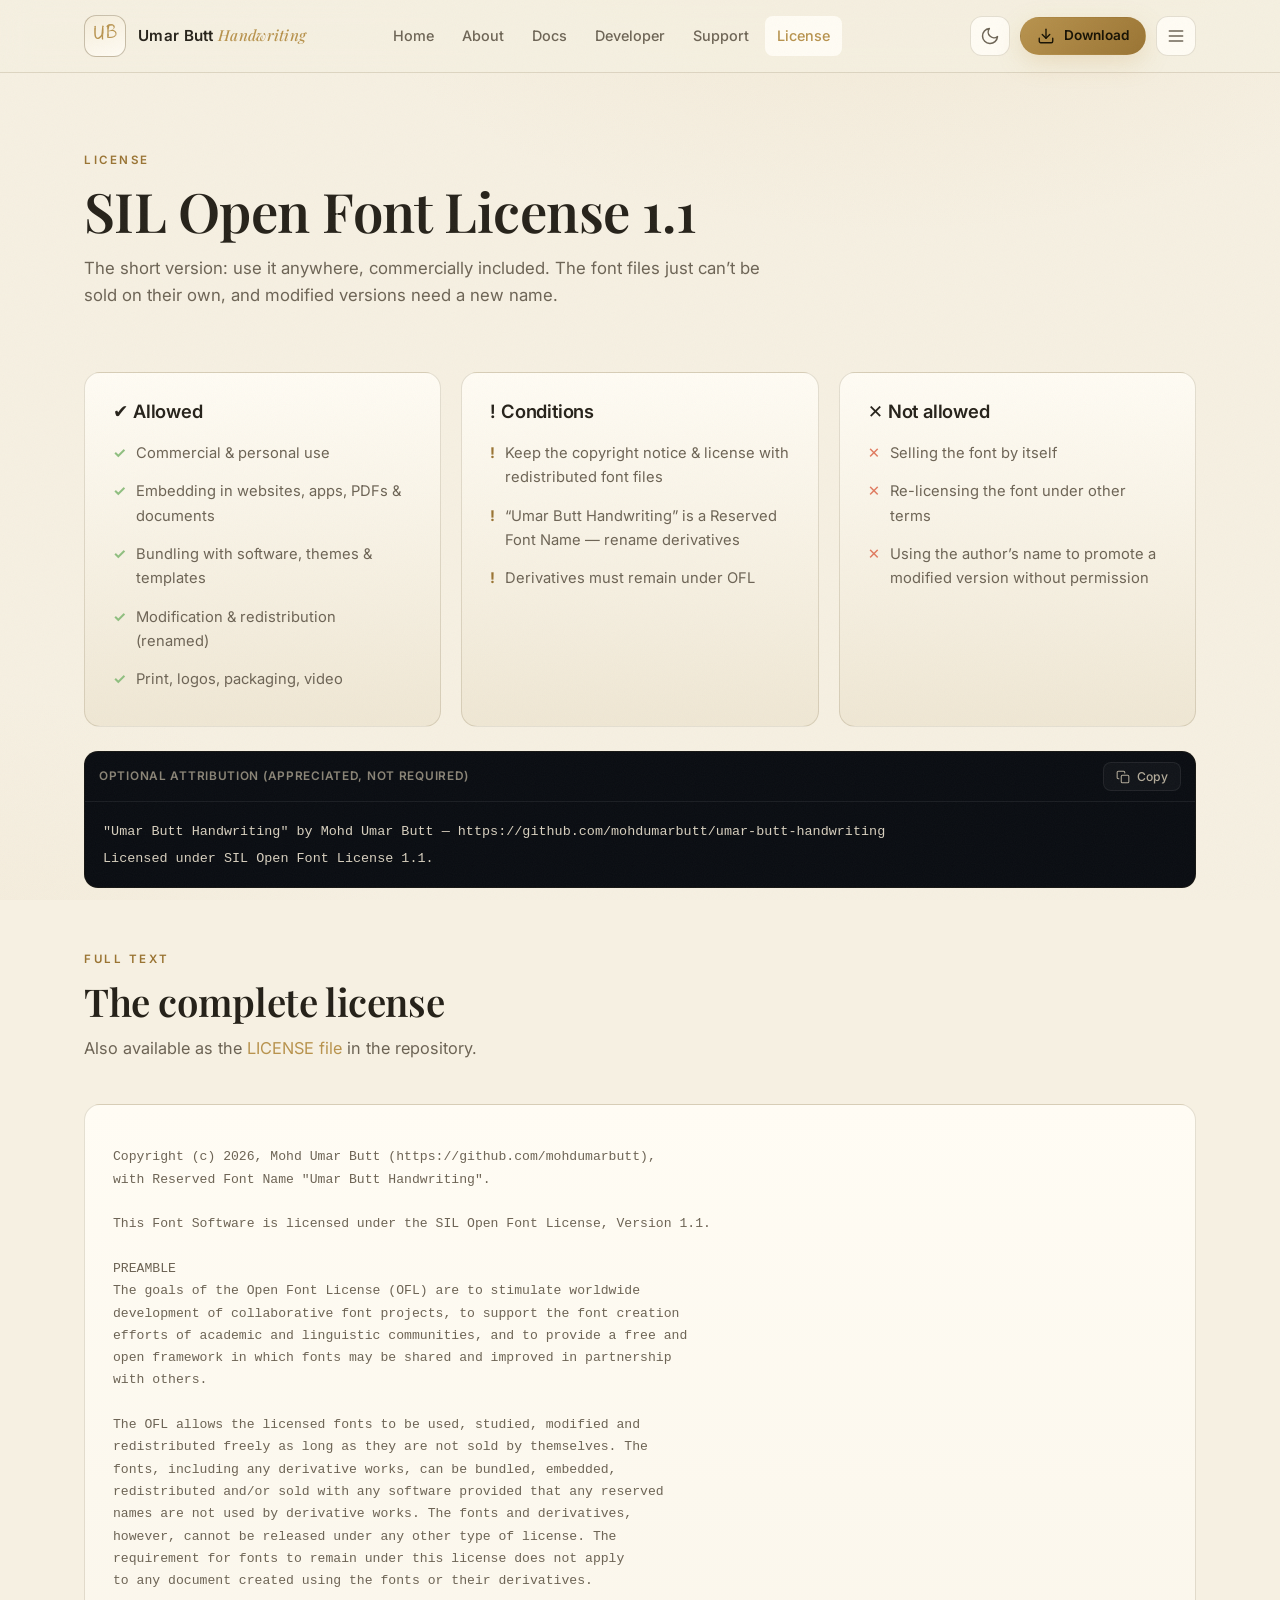
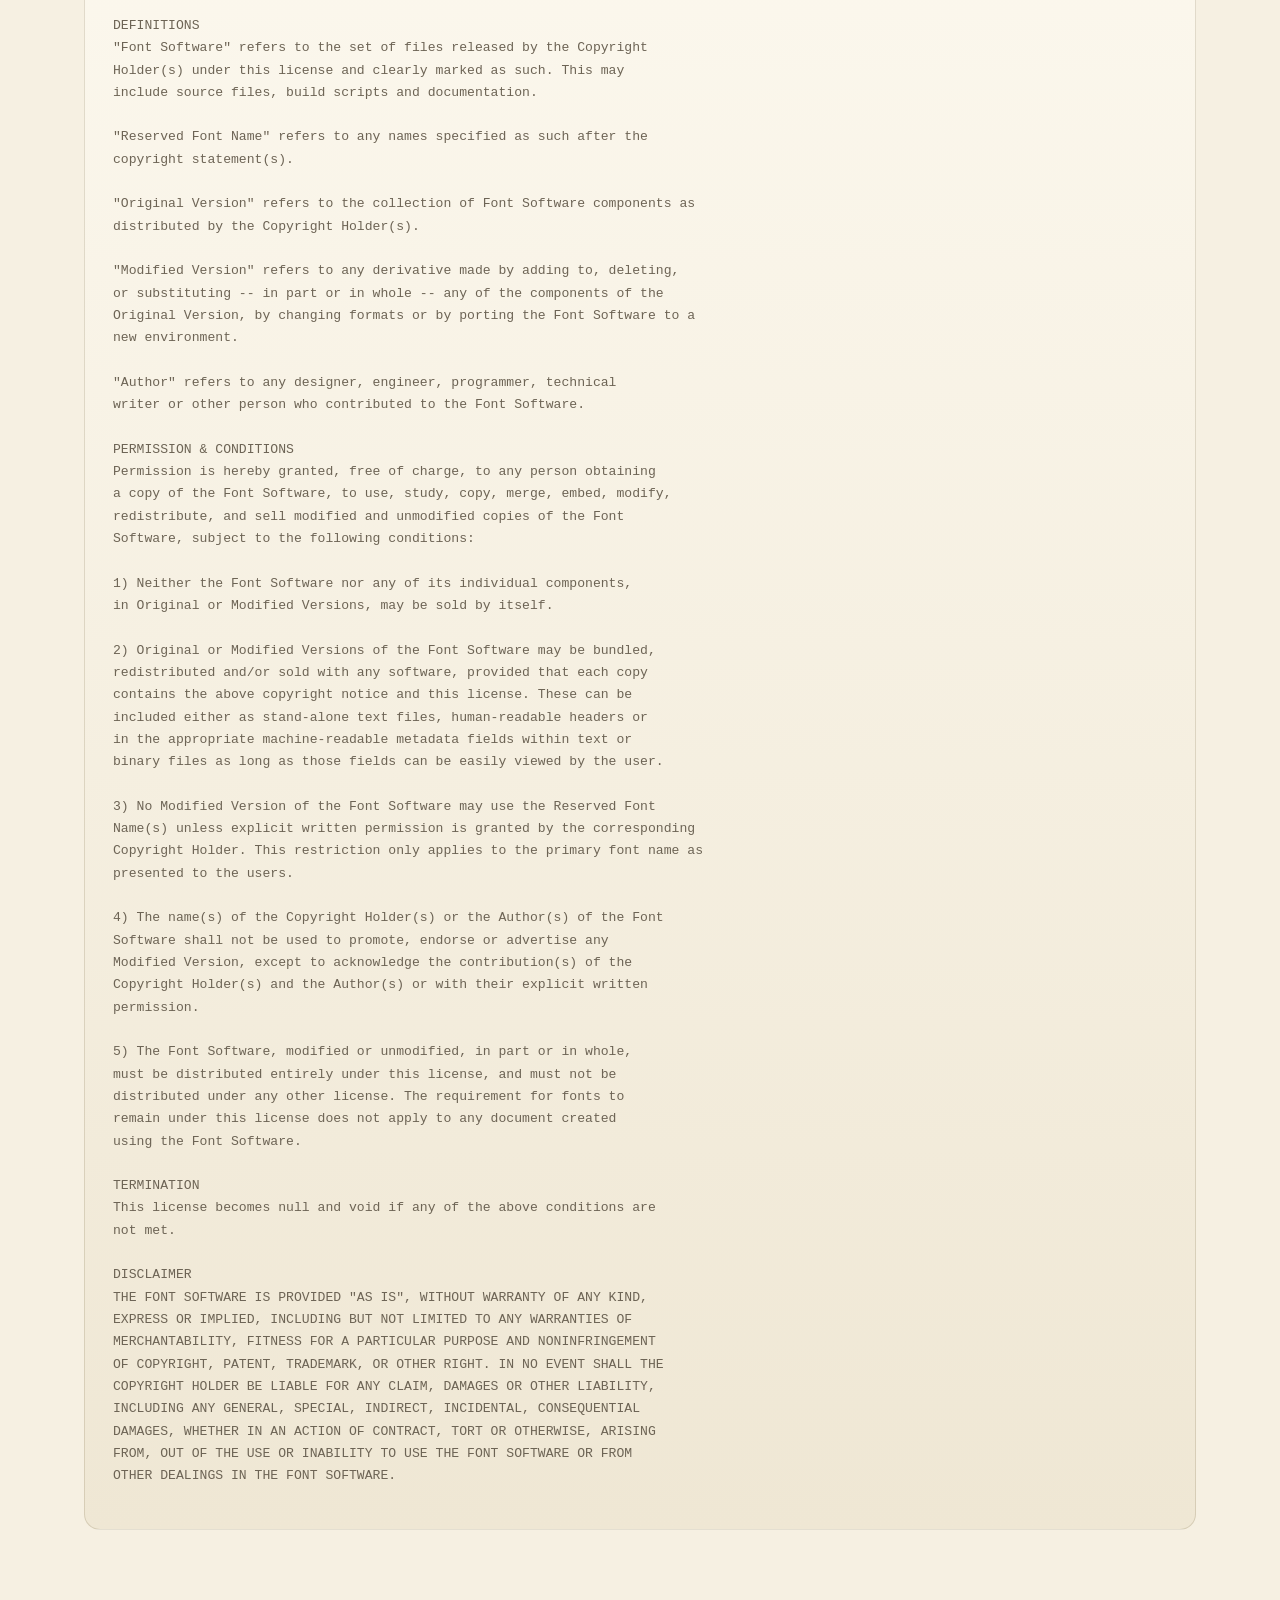
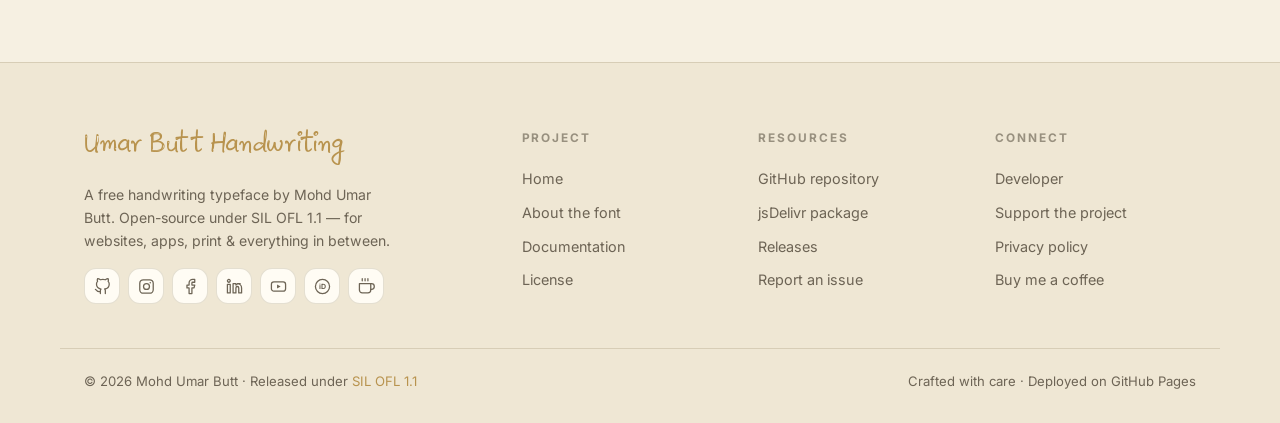
<file: license.html>
<!DOCTYPE html>
<html lang="en" data-theme="ink">
<head>
  <meta charset="UTF-8">
  <meta name="viewport" content="width=device-width, initial-scale=1">
  <title>License (SIL OFL 1.1) — Umar Butt Handwriting</title>
  <meta name="description" content="Umar Butt Handwriting is licensed under the SIL Open Font License 1.1: free commercial use, embedding, modification and redistribution. Read the plain-language summary and full license.">
  <meta name="author" content="Mohd Umar Butt">
  <meta name="theme-color" content="#0b0d12">
  <link rel="canonical" href="https://mohdumarbutt.github.io/umar-butt-handwriting/license.html">
  <meta property="og:title" content="License — Umar Butt Handwriting (OFL-1.1)">
  <meta property="og:description" content="Free for commercial use. Full SIL Open Font License 1.1 text and summary.">
  <meta property="og:url" content="https://mohdumarbutt.github.io/umar-butt-handwriting/license.html">
  <meta property="og:image" content="https://raw.githubusercontent.com/mohdumarbutt/mohdumarbutt/main/banner.png">
  <link rel="icon" href="data:image/svg+xml,%3Csvg xmlns='http://www.w3.org/2000/svg' viewBox='0 0 64 64'%3E%3Crect width='64' height='64' rx='14' fill='%230b0d12'/%3E%3Ctext x='32' y='45' font-family='Georgia,serif' font-style='italic' font-size='38' fill='%23c9a25e' text-anchor='middle'%3EU%3C/text%3E%3C/svg%3E">
  <script>(function(){try{var t=localStorage.getItem("ubh-theme");if(!t){t=window.matchMedia&&matchMedia("(prefers-color-scheme: light)").matches?"paper":"ink"}document.documentElement.setAttribute("data-theme",t)}catch(e){}})();</script>
  <link rel="preconnect" href="https://fonts.googleapis.com">
  <link rel="preconnect" href="https://fonts.gstatic.com" crossorigin>
  <link href="https://fonts.googleapis.com/css2?family=Inter:wght@400;500;600;700&family=Playfair+Display:ital,wght@0,500;0,600;0,700;1,500&display=swap" rel="stylesheet">
  <link rel="preload" href="fonts/UmarButtHandwriting-Regular.woff2" as="font" type="font/woff2" crossorigin>
  <link rel="stylesheet" href="css/style.css">
</head>
<body data-page="license">

  <header class="site-header">
    <div class="container header-inner">
      <a class="brand" href="index.html" aria-label="Umar Butt Handwriting — home">
        <span class="brand-mark hand" aria-hidden="true">UB</span>
        <span class="brand-name">Umar Butt <em>Handwriting</em></span>
      </a>
      <nav class="site-nav" id="site-nav" aria-label="Primary">
        <a href="index.html">Home</a>
        <a href="about.html">About</a>
        <a href="docs.html">Docs</a>
        <a href="developer.html">Developer</a>
        <a href="support.html">Support</a>
        <a href="license.html" class="active" aria-current="page">License</a>
      </nav>
      <div class="header-actions">
        <button class="icon-btn" id="theme-toggle" type="button" aria-label="Toggle color theme" aria-pressed="false"><svg class="icon" aria-hidden="true"><use id="theme-icon-use" href="#i-sun"/></svg></button>
        <a class="btn btn-primary btn-sm header-download" href="fonts/UmarButtHandwriting-Regular.ttf" download><svg class="icon" aria-hidden="true"><use href="#i-download"/></svg><span>Download</span></a>
        <button class="icon-btn nav-toggle" id="nav-toggle" type="button" aria-label="Open menu" aria-expanded="false" aria-controls="site-nav"><svg class="icon" aria-hidden="true"><use href="#i-menu"/></svg></button>
      </div>
    </div>
  </header>

  <main>
    <section class="page-hero">
      <div class="container">
        <p class="eyebrow">License</p>
        <h1>SIL Open Font License 1.1</h1>
        <p class="lede">The short version: use it anywhere, commercially included. The font files just can’t be sold on their own, and modified versions need a new name.</p>
      </div>
    </section>

    <section class="section" style="padding-top:40px">
      <div class="container">
        <div class="lic-grid">
          <div class="card reveal">
            <h3>✔ Allowed</h3>
            <ul class="lic-list">
              <li><span class="mark ok">✓</span> Commercial &amp; personal use</li>
              <li><span class="mark ok">✓</span> Embedding in websites, apps, PDFs &amp; documents</li>
              <li><span class="mark ok">✓</span> Bundling with software, themes &amp; templates</li>
              <li><span class="mark ok">✓</span> Modification &amp; redistribution (renamed)</li>
              <li><span class="mark ok">✓</span> Print, logos, packaging, video</li>
            </ul>
          </div>
          <div class="card reveal">
            <h3>! Conditions</h3>
            <ul class="lic-list">
              <li><span class="mark cond">!</span> Keep the copyright notice &amp; license with redistributed font files</li>
              <li><span class="mark cond">!</span> “Umar Butt Handwriting” is a Reserved Font Name — rename derivatives</li>
              <li><span class="mark cond">!</span> Derivatives must remain under OFL</li>
            </ul>
          </div>
          <div class="card reveal">
            <h3>✕ Not allowed</h3>
            <ul class="lic-list">
              <li><span class="mark no">✕</span> Selling the font by itself</li>
              <li><span class="mark no">✕</span> Re-licensing the font under other terms</li>
              <li><span class="mark no">✕</span> Using the author’s name to promote a modified version without permission</li>
            </ul>
          </div>
        </div>

        <div class="code reveal" style="margin-top:24px">
          <div class="code-head">
            <span class="code-title">Optional attribution (appreciated, not required)</span>
            <button class="copy-btn" type="button" data-copy="#attrib"><svg class="icon" aria-hidden="true"><use href="#i-copy"/></svg><span>Copy</span></button>
          </div>
          <pre><code id="attrib">"Umar Butt Handwriting" by Mohd Umar Butt — https://github.com/mohdumarbutt/umar-butt-handwriting
Licensed under SIL Open Font License 1.1.</code></pre>
        </div>

        <div class="section-head reveal" style="margin-top:56px">
          <p class="eyebrow">Full text</p>
          <h2>The complete license</h2>
          <p class="section-sub">Also available as the <a href="https://github.com/mohdumarbutt/umar-butt-handwriting/blob/main/LICENSE" target="_blank" rel="noopener">LICENSE file</a> in the repository.</p>
        </div>
        <div class="card reveal">
          <pre class="license-text">Copyright (c) 2026, Mohd Umar Butt (https://github.com/mohdumarbutt),
with Reserved Font Name "Umar Butt Handwriting".

This Font Software is licensed under the SIL Open Font License, Version 1.1.

PREAMBLE
The goals of the Open Font License (OFL) are to stimulate worldwide
development of collaborative font projects, to support the font creation
efforts of academic and linguistic communities, and to provide a free and
open framework in which fonts may be shared and improved in partnership
with others.

The OFL allows the licensed fonts to be used, studied, modified and
redistributed freely as long as they are not sold by themselves. The
fonts, including any derivative works, can be bundled, embedded,
redistributed and/or sold with any software provided that any reserved
names are not used by derivative works. The fonts and derivatives,
however, cannot be released under any other type of license. The
requirement for fonts to remain under this license does not apply
to any document created using the fonts or their derivatives.

DEFINITIONS
"Font Software" refers to the set of files released by the Copyright
Holder(s) under this license and clearly marked as such. This may
include source files, build scripts and documentation.

"Reserved Font Name" refers to any names specified as such after the
copyright statement(s).

"Original Version" refers to the collection of Font Software components as
distributed by the Copyright Holder(s).

"Modified Version" refers to any derivative made by adding to, deleting,
or substituting -- in part or in whole -- any of the components of the
Original Version, by changing formats or by porting the Font Software to a
new environment.

"Author" refers to any designer, engineer, programmer, technical
writer or other person who contributed to the Font Software.

PERMISSION &amp; CONDITIONS
Permission is hereby granted, free of charge, to any person obtaining
a copy of the Font Software, to use, study, copy, merge, embed, modify,
redistribute, and sell modified and unmodified copies of the Font
Software, subject to the following conditions:

1) Neither the Font Software nor any of its individual components,
in Original or Modified Versions, may be sold by itself.

2) Original or Modified Versions of the Font Software may be bundled,
redistributed and/or sold with any software, provided that each copy
contains the above copyright notice and this license. These can be
included either as stand-alone text files, human-readable headers or
in the appropriate machine-readable metadata fields within text or
binary files as long as those fields can be easily viewed by the user.

3) No Modified Version of the Font Software may use the Reserved Font
Name(s) unless explicit written permission is granted by the corresponding
Copyright Holder. This restriction only applies to the primary font name as
presented to the users.

4) The name(s) of the Copyright Holder(s) or the Author(s) of the Font
Software shall not be used to promote, endorse or advertise any
Modified Version, except to acknowledge the contribution(s) of the
Copyright Holder(s) and the Author(s) or with their explicit written
permission.

5) The Font Software, modified or unmodified, in part or in whole,
must be distributed entirely under this license, and must not be
distributed under any other license. The requirement for fonts to
remain under this license does not apply to any document created
using the Font Software.

TERMINATION
This license becomes null and void if any of the above conditions are
not met.

DISCLAIMER
THE FONT SOFTWARE IS PROVIDED "AS IS", WITHOUT WARRANTY OF ANY KIND,
EXPRESS OR IMPLIED, INCLUDING BUT NOT LIMITED TO ANY WARRANTIES OF
MERCHANTABILITY, FITNESS FOR A PARTICULAR PURPOSE AND NONINFRINGEMENT
OF COPYRIGHT, PATENT, TRADEMARK, OR OTHER RIGHT. IN NO EVENT SHALL THE
COPYRIGHT HOLDER BE LIABLE FOR ANY CLAIM, DAMAGES OR OTHER LIABILITY,
INCLUDING ANY GENERAL, SPECIAL, INDIRECT, INCIDENTAL, CONSEQUENTIAL
DAMAGES, WHETHER IN AN ACTION OF CONTRACT, TORT OR OTHERWISE, ARISING
FROM, OUT OF THE USE OR INABILITY TO USE THE FONT SOFTWARE OR FROM
OTHER DEALINGS IN THE FONT SOFTWARE.</pre>
        </div>
      </div>
    </section>
  </main>

  <footer class="site-footer">
    <div class="container footer-grid">
      <div class="footer-brand">
        <p class="footer-script hand">Umar Butt Handwriting</p>
        <p class="muted">A free handwriting typeface by Mohd Umar Butt. Open-source under SIL OFL 1.1 — for websites, apps, print &amp; everything in between.</p>
        <div class="socials">
          <a class="icon-btn" href="https://github.com/mohdumarbutt" target="_blank" rel="noopener" aria-label="GitHub"><svg class="icon" aria-hidden="true"><use href="#i-github"/></svg></a>
          <a class="icon-btn" href="https://www.instagram.com/theumar_3x" target="_blank" rel="noopener" aria-label="Instagram"><svg class="icon" aria-hidden="true"><use href="#i-instagram"/></svg></a>
          <a class="icon-btn" href="https://www.facebook.com/MohdUmarButtOfficial" target="_blank" rel="noopener" aria-label="Facebook"><svg class="icon" aria-hidden="true"><use href="#i-facebook"/></svg></a>
          <a class="icon-btn" href="https://www.linkedin.com/in/mohdumarbutt" target="_blank" rel="noopener" aria-label="LinkedIn"><svg class="icon" aria-hidden="true"><use href="#i-linkedin"/></svg></a>
          <a class="icon-btn" href="https://www.youtube.com/@mohdumarbutt_official" target="_blank" rel="noopener" aria-label="YouTube"><svg class="icon" aria-hidden="true"><use href="#i-youtube"/></svg></a>
          <a class="icon-btn" href="https://orcid.org/0009-0005-4495-314X" target="_blank" rel="noopener" aria-label="ORCID"><svg class="icon" aria-hidden="true"><use href="#i-orcid"/></svg></a>
          <a class="icon-btn" href="https://buymeacoffee.com/umarbutt" target="_blank" rel="noopener" aria-label="Buy me a coffee"><svg class="icon" aria-hidden="true"><use href="#i-coffee"/></svg></a>
        </div>
      </div>
      <nav class="footer-col" aria-label="Project"><h4>Project</h4><a href="index.html">Home</a><a href="about.html">About the font</a><a href="docs.html">Documentation</a><a href="license.html">License</a></nav>
      <nav class="footer-col" aria-label="Resources"><h4>Resources</h4><a href="https://github.com/mohdumarbutt/umar-butt-handwriting" target="_blank" rel="noopener">GitHub repository</a><a href="https://www.jsdelivr.com/package/gh/mohdumarbutt/umar-butt-handwriting" target="_blank" rel="noopener">jsDelivr package</a><a href="https://github.com/mohdumarbutt/umar-butt-handwriting/releases" target="_blank" rel="noopener">Releases</a><a href="https://github.com/mohdumarbutt/umar-butt-handwriting/issues" target="_blank" rel="noopener">Report an issue</a></nav>
      <nav class="footer-col" aria-label="Connect"><h4>Connect</h4><a href="developer.html">Developer</a><a href="support.html">Support the project</a><a href="privacy.html">Privacy policy</a><a href="https://buymeacoffee.com/umarbutt" target="_blank" rel="noopener">Buy me a coffee</a></nav>
    </div>
    <div class="container footer-bottom">
      <span>© <span id="year">2026</span> Mohd Umar Butt · Released under <a href="license.html">SIL OFL 1.1</a></span>
      <span class="muted">Crafted with care · Deployed on GitHub Pages</span>
    </div>
  </footer>

  <script src="js/app.js" defer></script>
</body>
</html>
</file>
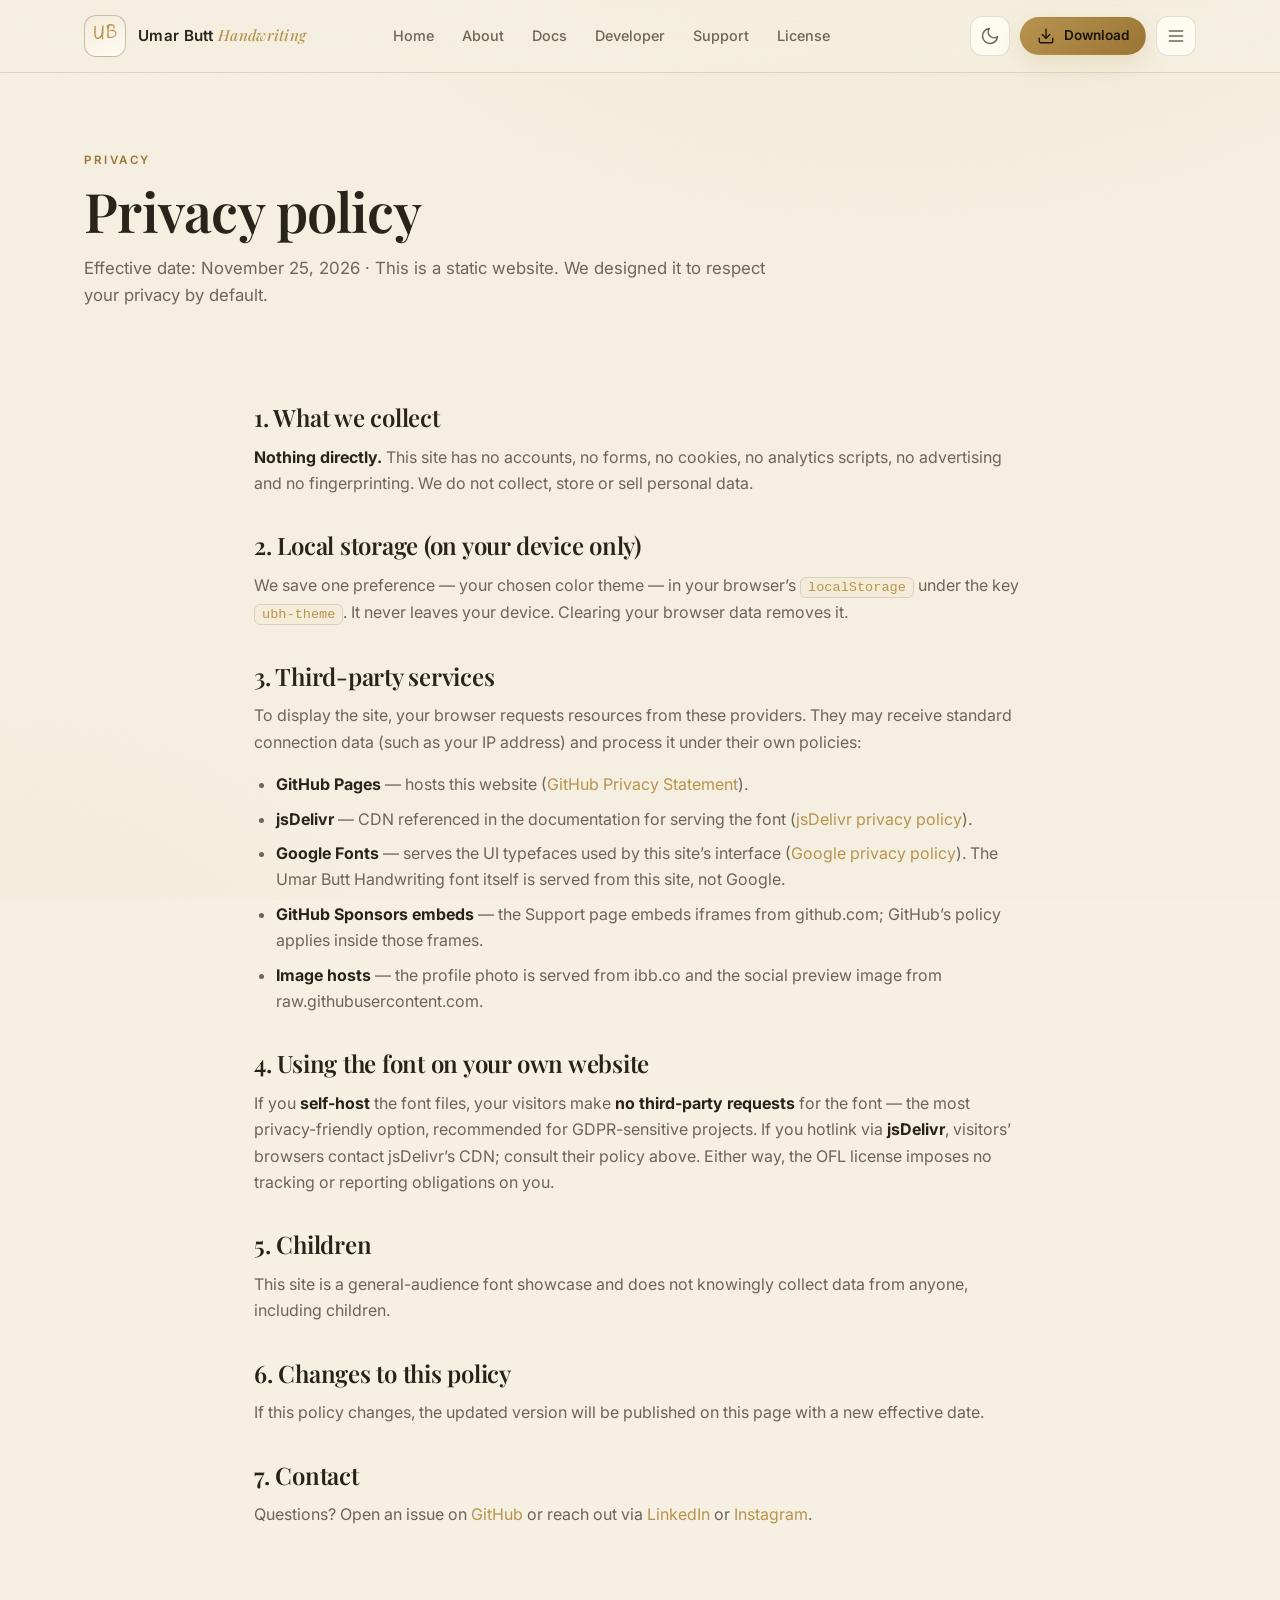
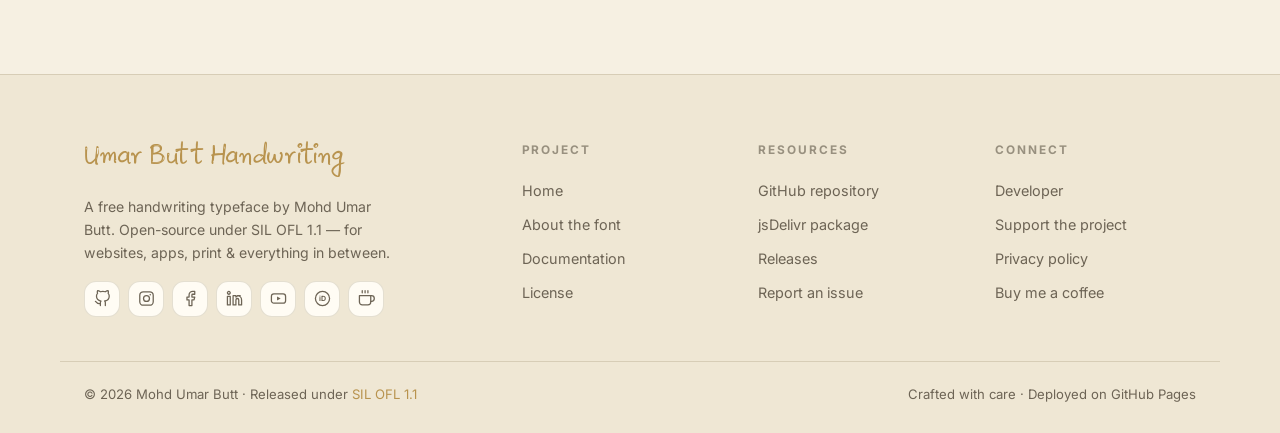
<file: privacy.html>
<!DOCTYPE html>
<html lang="en" data-theme="ink">
<head>
  <meta charset="UTF-8">
  <meta name="viewport" content="width=device-width, initial-scale=1">
  <title>Privacy Policy — Umar Butt Handwriting</title>
  <meta name="description" content="Privacy policy for the Umar Butt Handwriting website: no cookies, no analytics, no tracking. Details on local storage and third-party services (GitHub Pages, jsDelivr, Google Fonts).">
  <meta name="author" content="Mohd Umar Butt">
  <meta name="theme-color" content="#0b0d12">
  <link rel="canonical" href="https://mohdumarbutt.github.io/umar-butt-handwriting/privacy.html">
  <meta property="og:title" content="Privacy Policy — Umar Butt Handwriting">
  <meta property="og:url" content="https://mohdumarbutt.github.io/umar-butt-handwriting/privacy.html">
  <meta property="og:image" content="https://raw.githubusercontent.com/mohdumarbutt/mohdumarbutt/main/banner.png">
  <link rel="icon" href="data:image/svg+xml,%3Csvg xmlns='http://www.w3.org/2000/svg' viewBox='0 0 64 64'%3E%3Crect width='64' height='64' rx='14' fill='%230b0d12'/%3E%3Ctext x='32' y='45' font-family='Georgia,serif' font-style='italic' font-size='38' fill='%23c9a25e' text-anchor='middle'%3EU%3C/text%3E%3C/svg%3E">
  <script>(function(){try{var t=localStorage.getItem("ubh-theme");if(!t){t=window.matchMedia&&matchMedia("(prefers-color-scheme: light)").matches?"paper":"ink"}document.documentElement.setAttribute("data-theme",t)}catch(e){}})();</script>
  <link rel="preconnect" href="https://fonts.googleapis.com">
  <link rel="preconnect" href="https://fonts.gstatic.com" crossorigin>
  <link href="https://fonts.googleapis.com/css2?family=Inter:wght@400;500;600;700&family=Playfair+Display:ital,wght@0,500;0,600;0,700;1,500&display=swap" rel="stylesheet">
  <link rel="preload" href="fonts/UmarButtHandwriting-Regular.woff2" as="font" type="font/woff2" crossorigin>
  <link rel="stylesheet" href="css/style.css">
</head>
<body data-page="privacy">

  <header class="site-header">
    <div class="container header-inner">
      <a class="brand" href="index.html" aria-label="Umar Butt Handwriting — home">
        <span class="brand-mark hand" aria-hidden="true">UB</span>
        <span class="brand-name">Umar Butt <em>Handwriting</em></span>
      </a>
      <nav class="site-nav" id="site-nav" aria-label="Primary">
        <a href="index.html">Home</a>
        <a href="about.html">About</a>
        <a href="docs.html">Docs</a>
        <a href="developer.html">Developer</a>
        <a href="support.html">Support</a>
        <a href="license.html">License</a>
      </nav>
      <div class="header-actions">
        <button class="icon-btn" id="theme-toggle" type="button" aria-label="Toggle color theme" aria-pressed="false"><svg class="icon" aria-hidden="true"><use id="theme-icon-use" href="#i-sun"/></svg></button>
        <a class="btn btn-primary btn-sm header-download" href="fonts/UmarButtHandwriting-Regular.ttf" download><svg class="icon" aria-hidden="true"><use href="#i-download"/></svg><span>Download</span></a>
        <button class="icon-btn nav-toggle" id="nav-toggle" type="button" aria-label="Open menu" aria-expanded="false" aria-controls="site-nav"><svg class="icon" aria-hidden="true"><use href="#i-menu"/></svg></button>
      </div>
    </div>
  </header>

  <main>
    <section class="page-hero">
      <div class="container">
        <p class="eyebrow">Privacy</p>
        <h1>Privacy policy</h1>
        <p class="lede">Effective date: November 25, 2026 · This is a static website. We designed it to respect your privacy by default.</p>
      </div>
    </section>

    <section class="section" style="padding-top:36px">
      <div class="container prose" style="max-width:820px">
        <h2>1. What we collect</h2>
        <p><strong>Nothing directly.</strong> This site has no accounts, no forms, no cookies, no analytics scripts, no advertising and no fingerprinting. We do not collect, store or sell personal data.</p>

        <h2>2. Local storage (on your device only)</h2>
        <p>We save one preference — your chosen color theme — in your browser’s <code class="inline-code">localStorage</code> under the key <code class="inline-code">ubh-theme</code>. It never leaves your device. Clearing your browser data removes it.</p>

        <h2>3. Third-party services</h2>
        <p>To display the site, your browser requests resources from these providers. They may receive standard connection data (such as your IP address) and process it under their own policies:</p>
        <ul>
          <li><strong>GitHub Pages</strong> — hosts this website (<a href="https://docs.github.com/en/site-policy/privacy-policies/github-general-privacy-statement" target="_blank" rel="noopener">GitHub Privacy Statement</a>).</li>
          <li><strong>jsDelivr</strong> — CDN referenced in the documentation for serving the font (<a href="https://www.jsdelivr.com/terms/privacy-policy-jsdelivr-net" target="_blank" rel="noopener">jsDelivr privacy policy</a>).</li>
          <li><strong>Google Fonts</strong> — serves the UI typefaces used by this site’s interface (<a href="https://policies.google.com/privacy" target="_blank" rel="noopener">Google privacy policy</a>). The Umar Butt Handwriting font itself is served from this site, not Google.</li>
          <li><strong>GitHub Sponsors embeds</strong> — the Support page embeds iframes from github.com; GitHub’s policy applies inside those frames.</li>
          <li><strong>Image hosts</strong> — the profile photo is served from ibb.co and the social preview image from raw.githubusercontent.com.</li>
        </ul>

        <h2>4. Using the font on your own website</h2>
        <p>If you <strong>self-host</strong> the font files, your visitors make <strong>no third-party requests</strong> for the font — the most privacy-friendly option, recommended for GDPR-sensitive projects. If you hotlink via <strong>jsDelivr</strong>, visitors’ browsers contact jsDelivr’s CDN; consult their policy above. Either way, the OFL license imposes no tracking or reporting obligations on you.</p>

        <h2>5. Children</h2>
        <p>This site is a general-audience font showcase and does not knowingly collect data from anyone, including children.</p>

        <h2>6. Changes to this policy</h2>
        <p>If this policy changes, the updated version will be published on this page with a new effective date.</p>

        <h2>7. Contact</h2>
        <p>Questions? Open an issue on <a href="https://github.com/mohdumarbutt/umar-butt-handwriting/issues" target="_blank" rel="noopener">GitHub</a> or reach out via <a href="https://www.linkedin.com/in/mohdumarbutt" target="_blank" rel="noopener">LinkedIn</a> or <a href="https://www.instagram.com/theumar_3x" target="_blank" rel="noopener">Instagram</a>.</p>
      </div>
    </section>
  </main>

  <footer class="site-footer">
    <div class="container footer-grid">
      <div class="footer-brand">
        <p class="footer-script hand">Umar Butt Handwriting</p>
        <p class="muted">A free handwriting typeface by Mohd Umar Butt. Open-source under SIL OFL 1.1 — for websites, apps, print &amp; everything in between.</p>
        <div class="socials">
          <a class="icon-btn" href="https://github.com/mohdumarbutt" target="_blank" rel="noopener" aria-label="GitHub"><svg class="icon" aria-hidden="true"><use href="#i-github"/></svg></a>
          <a class="icon-btn" href="https://www.instagram.com/theumar_3x" target="_blank" rel="noopener" aria-label="Instagram"><svg class="icon" aria-hidden="true"><use href="#i-instagram"/></svg></a>
          <a class="icon-btn" href="https://www.facebook.com/MohdUmarButtOfficial" target="_blank" rel="noopener" aria-label="Facebook"><svg class="icon" aria-hidden="true"><use href="#i-facebook"/></svg></a>
          <a class="icon-btn" href="https://www.linkedin.com/in/mohdumarbutt" target="_blank" rel="noopener" aria-label="LinkedIn"><svg class="icon" aria-hidden="true"><use href="#i-linkedin"/></svg></a>
          <a class="icon-btn" href="https://www.youtube.com/@mohdumarbutt_official" target="_blank" rel="noopener" aria-label="YouTube"><svg class="icon" aria-hidden="true"><use href="#i-youtube"/></svg></a>
          <a class="icon-btn" href="https://orcid.org/0009-0005-4495-314X" target="_blank" rel="noopener" aria-label="ORCID"><svg class="icon" aria-hidden="true"><use href="#i-orcid"/></svg></a>
          <a class="icon-btn" href="https://buymeacoffee.com/umarbutt" target="_blank" rel="noopener" aria-label="Buy me a coffee"><svg class="icon" aria-hidden="true"><use href="#i-coffee"/></svg></a>
        </div>
      </div>
      <nav class="footer-col" aria-label="Project"><h4>Project</h4><a href="index.html">Home</a><a href="about.html">About the font</a><a href="docs.html">Documentation</a><a href="license.html">License</a></nav>
      <nav class="footer-col" aria-label="Resources"><h4>Resources</h4><a href="https://github.com/mohdumarbutt/umar-butt-handwriting" target="_blank" rel="noopener">GitHub repository</a><a href="https://www.jsdelivr.com/package/gh/mohdumarbutt/umar-butt-handwriting" target="_blank" rel="noopener">jsDelivr package</a><a href="https://github.com/mohdumarbutt/umar-butt-handwriting/releases" target="_blank" rel="noopener">Releases</a><a href="https://github.com/mohdumarbutt/umar-butt-handwriting/issues" target="_blank" rel="noopener">Report an issue</a></nav>
      <nav class="footer-col" aria-label="Connect"><h4>Connect</h4><a href="developer.html">Developer</a><a href="support.html">Support the project</a><a href="privacy.html">Privacy policy</a><a href="https://buymeacoffee.com/umarbutt" target="_blank" rel="noopener">Buy me a coffee</a></nav>
    </div>
    <div class="container footer-bottom">
      <span>© <span id="year">2026</span> Mohd Umar Butt · Released under <a href="license.html">SIL OFL 1.1</a></span>
      <span class="muted">Crafted with care · Deployed on GitHub Pages</span>
    </div>
  </footer>

  <script src="js/app.js" defer></script>
</body>
</html>
</file>
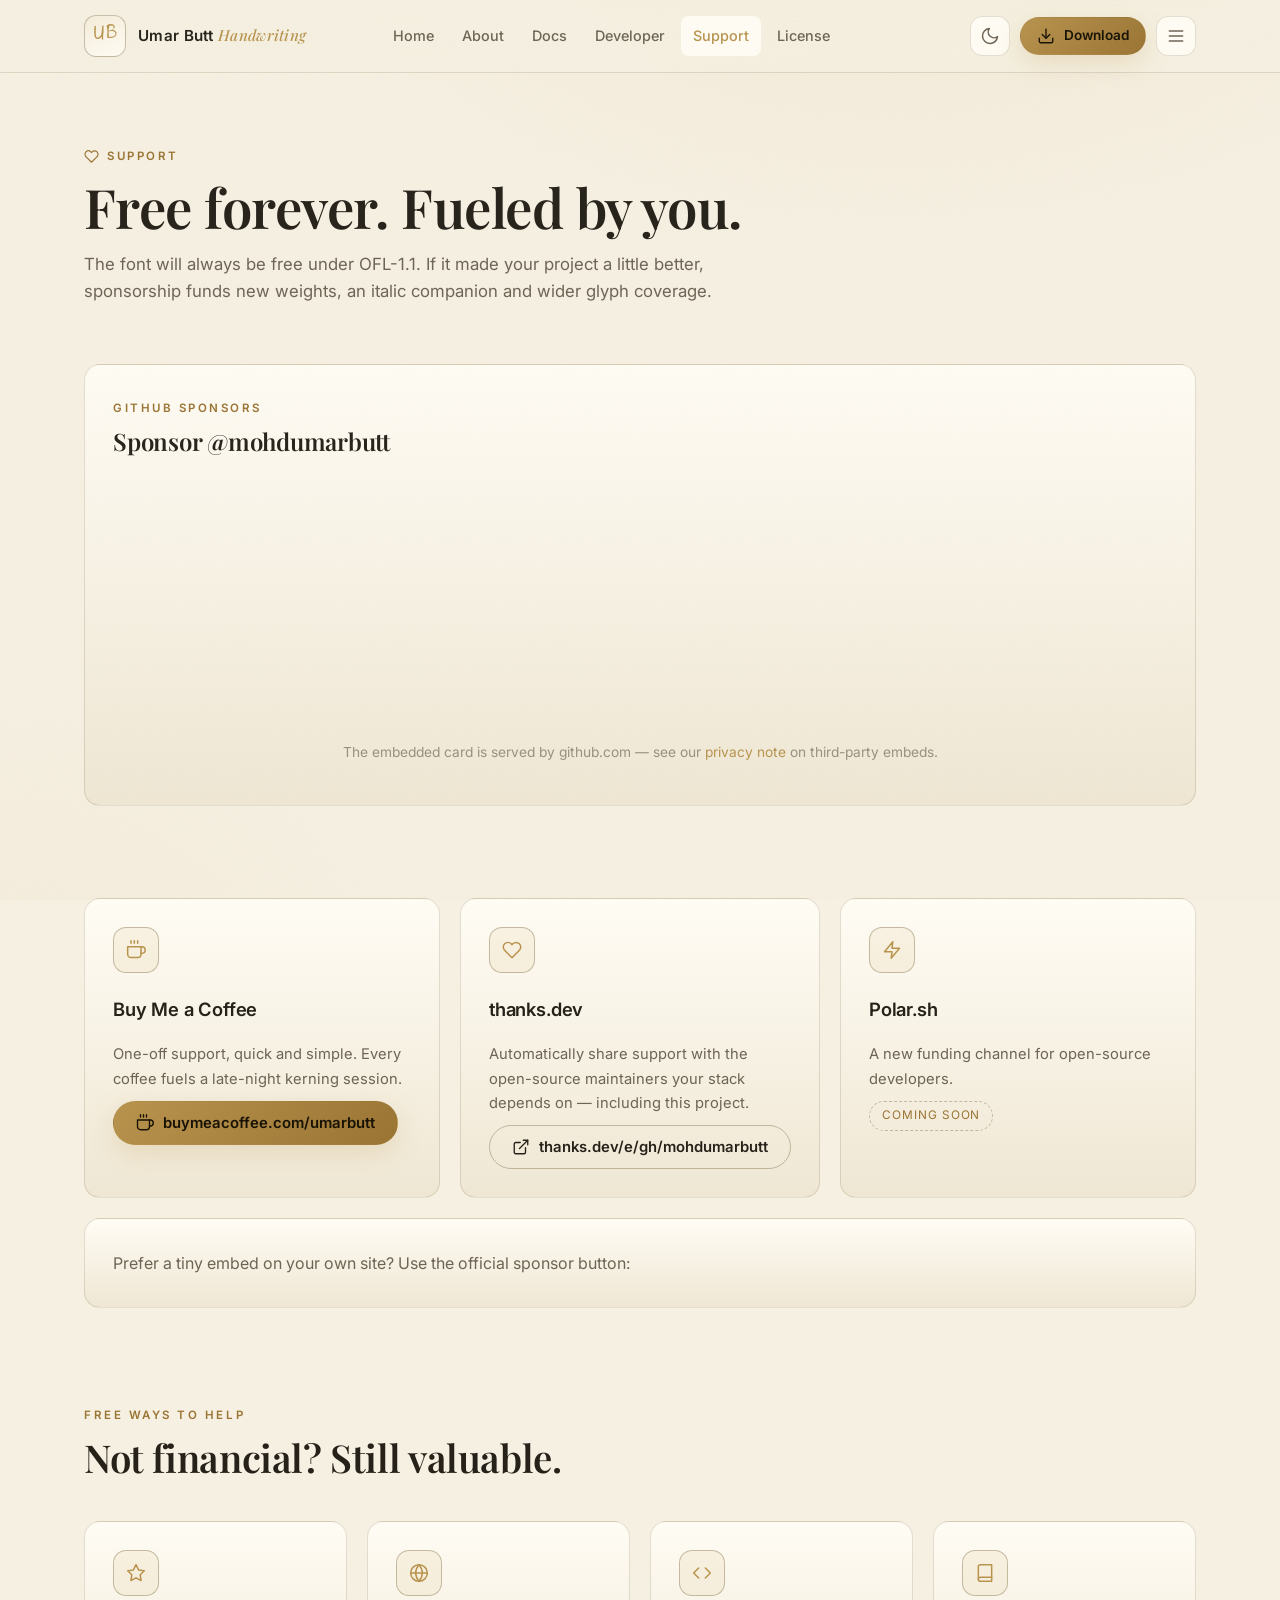
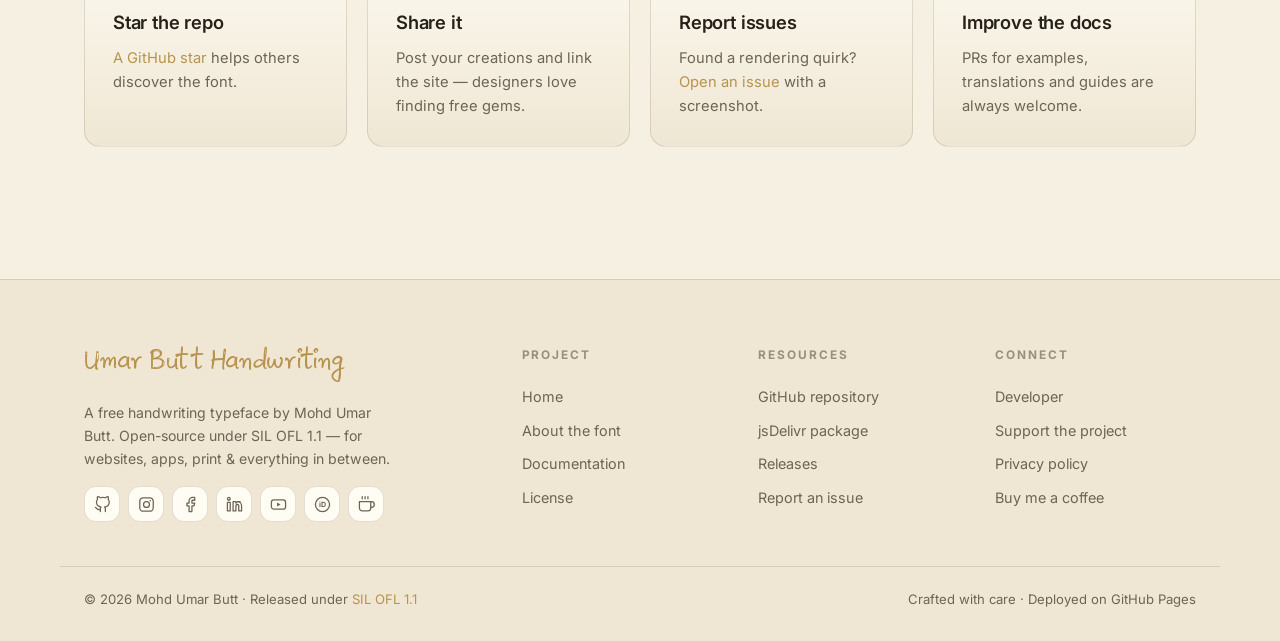
<file: support.html>
<!DOCTYPE html>
<html lang="en" data-theme="ink">
<head>
  <meta charset="UTF-8">
  <meta name="viewport" content="width=device-width, initial-scale=1">
  <title>Support the Project — Umar Butt Handwriting</title>
  <meta name="description" content="Umar Butt Handwriting is free forever. Support Mohd Umar Butt via GitHub Sponsors, Buy Me a Coffee or thanks.dev to fund new styles and glyph coverage.">
  <meta name="author" content="Mohd Umar Butt">
  <meta name="theme-color" content="#0b0d12">
  <link rel="canonical" href="https://mohdumarbutt.github.io/umar-butt-handwriting/support.html">
  <meta property="og:title" content="Support — Umar Butt Handwriting">
  <meta property="og:description" content="Fuel new weights, italics and glyphs. Sponsor via GitHub, Buy Me a Coffee or thanks.dev.">
  <meta property="og:url" content="https://mohdumarbutt.github.io/umar-butt-handwriting/support.html">
  <meta property="og:image" content="https://raw.githubusercontent.com/mohdumarbutt/mohdumarbutt/main/banner.png">
  <link rel="icon" href="data:image/svg+xml,%3Csvg xmlns='http://www.w3.org/2000/svg' viewBox='0 0 64 64'%3E%3Crect width='64' height='64' rx='14' fill='%230b0d12'/%3E%3Ctext x='32' y='45' font-family='Georgia,serif' font-style='italic' font-size='38' fill='%23c9a25e' text-anchor='middle'%3EU%3C/text%3E%3C/svg%3E">
  <script>(function(){try{var t=localStorage.getItem("ubh-theme");if(!t){t=window.matchMedia&&matchMedia("(prefers-color-scheme: light)").matches?"paper":"ink"}document.documentElement.setAttribute("data-theme",t)}catch(e){}})();</script>
  <link rel="preconnect" href="https://fonts.googleapis.com">
  <link rel="preconnect" href="https://fonts.gstatic.com" crossorigin>
  <link href="https://fonts.googleapis.com/css2?family=Inter:wght@400;500;600;700&family=Playfair+Display:ital,wght@0,500;0,600;0,700;1,500&display=swap" rel="stylesheet">
  <link rel="preload" href="fonts/UmarButtHandwriting-Regular.woff2" as="font" type="font/woff2" crossorigin>
  <link rel="stylesheet" href="css/style.css">
</head>
<body data-page="support">

  <header class="site-header">
    <div class="container header-inner">
      <a class="brand" href="index.html" aria-label="Umar Butt Handwriting — home">
        <span class="brand-mark hand" aria-hidden="true">UB</span>
        <span class="brand-name">Umar Butt <em>Handwriting</em></span>
      </a>
      <nav class="site-nav" id="site-nav" aria-label="Primary">
        <a href="index.html">Home</a>
        <a href="about.html">About</a>
        <a href="docs.html">Docs</a>
        <a href="developer.html">Developer</a>
        <a href="support.html" class="active" aria-current="page">Support</a>
        <a href="license.html">License</a>
      </nav>
      <div class="header-actions">
        <button class="icon-btn" id="theme-toggle" type="button" aria-label="Toggle color theme" aria-pressed="false"><svg class="icon" aria-hidden="true"><use id="theme-icon-use" href="#i-sun"/></svg></button>
        <a class="btn btn-primary btn-sm header-download" href="fonts/UmarButtHandwriting-Regular.ttf" download><svg class="icon" aria-hidden="true"><use href="#i-download"/></svg><span>Download</span></a>
        <button class="icon-btn nav-toggle" id="nav-toggle" type="button" aria-label="Open menu" aria-expanded="false" aria-controls="site-nav"><svg class="icon" aria-hidden="true"><use href="#i-menu"/></svg></button>
      </div>
    </div>
  </header>

  <main>
    <section class="page-hero">
      <div class="container">
        <p class="eyebrow"><svg class="icon" aria-hidden="true"><use href="#i-heart"/></svg> Support</p>
        <h1>Free forever. Fueled by you.</h1>
        <p class="lede">The font will always be free under OFL-1.1. If it made your project a little better, sponsorship funds new weights, an italic companion and wider glyph coverage.</p>
      </div>
    </section>

    <section class="section" style="padding-top:36px">
      <div class="container">
        <div class="card reveal">
          <div class="section-head" style="margin-bottom:18px">
            <p class="eyebrow">GitHub Sponsors</p>
            <h2 style="font-size:1.5rem">Sponsor @mohdumarbutt</h2>
          </div>
          <div class="sponsor-wrap">
            <iframe src="https://github.com/sponsors/mohdumarbutt/card" title="Sponsor mohdumarbutt" height="225" width="600" style="border: 0;" loading="lazy"></iframe>
          </div>
          <p class="hint center">The embedded card is served by github.com — see our <a href="privacy.html">privacy note</a> on third-party embeds.</p>
        </div>
      </div>
    </section>

    <section class="section" style="padding-top:0">
      <div class="container">
        <div class="grid-3">
          <article class="card support-card reveal">
            <span class="feature-icon"><svg class="icon" aria-hidden="true"><use href="#i-coffee"/></svg></span>
            <h3>Buy Me a Coffee</h3>
            <p>One-off support, quick and simple. Every coffee fuels a late-night kerning session.</p>
            <a class="btn btn-primary" href="https://buymeacoffee.com/umarbutt" target="_blank" rel="noopener"><svg class="icon" aria-hidden="true"><use href="#i-coffee"/></svg> buymeacoffee.com/umarbutt</a>
          </article>
          <article class="card support-card reveal">
            <span class="feature-icon"><svg class="icon" aria-hidden="true"><use href="#i-heart"/></svg></span>
            <h3>thanks.dev</h3>
            <p>Automatically share support with the open-source maintainers your stack depends on — including this project.</p>
            <a class="btn btn-ghost" href="https://thanks.dev/e/gh/mohdumarbutt" target="_blank" rel="noopener"><svg class="icon" aria-hidden="true"><use href="#i-external"/></svg> thanks.dev/e/gh/mohdumarbutt</a>
          </article>
          <article class="card support-card reveal">
            <span class="feature-icon"><svg class="icon" aria-hidden="true"><use href="#i-zap"/></svg></span>
            <h3>Polar.sh</h3>
            <p>A new funding channel for open-source developers.</p>
            <span class="badge-soon">Coming soon</span>
          </article>
        </div>
        <div class="card reveal" style="margin-top:20px; display:flex; align-items:center; gap:18px; flex-wrap:wrap">
          <p style="margin:0" class="muted">Prefer a tiny embed on your own site? Use the official sponsor button:</p>
          <iframe src="https://github.com/sponsors/mohdumarbutt/button" title="Sponsor mohdumarbutt" height="32" width="114" style="border: 0; border-radius: 6px;" loading="lazy"></iframe>
        </div>
      </div>
    </section>

    <section class="section" style="padding-top:0">
      <div class="container">
        <div class="section-head reveal">
          <p class="eyebrow">Free ways to help</p>
          <h2>Not financial? Still valuable.</h2>
        </div>
        <div class="grid-4">
          <article class="card feature reveal">
            <span class="feature-icon"><svg class="icon" aria-hidden="true"><use href="#i-star"/></svg></span>
            <h3>Star the repo</h3>
            <p><a href="https://github.com/mohdumarbutt/umar-butt-handwriting" target="_blank" rel="noopener">A GitHub star</a> helps others discover the font.</p>
          </article>
          <article class="card feature reveal">
            <span class="feature-icon"><svg class="icon" aria-hidden="true"><use href="#i-globe"/></svg></span>
            <h3>Share it</h3>
            <p>Post your creations and link the site — designers love finding free gems.</p>
          </article>
          <article class="card feature reveal">
            <span class="feature-icon"><svg class="icon" aria-hidden="true"><use href="#i-code"/></svg></span>
            <h3>Report issues</h3>
            <p>Found a rendering quirk? <a href="https://github.com/mohdumarbutt/umar-butt-handwriting/issues" target="_blank" rel="noopener">Open an issue</a> with a screenshot.</p>
          </article>
          <article class="card feature reveal">
            <span class="feature-icon"><svg class="icon" aria-hidden="true"><use href="#i-book"/></svg></span>
            <h3>Improve the docs</h3>
            <p>PRs for examples, translations and guides are always welcome.</p>
          </article>
        </div>
      </div>
    </section>
  </main>

  <footer class="site-footer">
    <div class="container footer-grid">
      <div class="footer-brand">
        <p class="footer-script hand">Umar Butt Handwriting</p>
        <p class="muted">A free handwriting typeface by Mohd Umar Butt. Open-source under SIL OFL 1.1 — for websites, apps, print &amp; everything in between.</p>
        <div class="socials">
          <a class="icon-btn" href="https://github.com/mohdumarbutt" target="_blank" rel="noopener" aria-label="GitHub"><svg class="icon" aria-hidden="true"><use href="#i-github"/></svg></a>
          <a class="icon-btn" href="https://www.instagram.com/theumar_3x" target="_blank" rel="noopener" aria-label="Instagram"><svg class="icon" aria-hidden="true"><use href="#i-instagram"/></svg></a>
          <a class="icon-btn" href="https://www.facebook.com/MohdUmarButtOfficial" target="_blank" rel="noopener" aria-label="Facebook"><svg class="icon" aria-hidden="true"><use href="#i-facebook"/></svg></a>
          <a class="icon-btn" href="https://www.linkedin.com/in/mohdumarbutt" target="_blank" rel="noopener" aria-label="LinkedIn"><svg class="icon" aria-hidden="true"><use href="#i-linkedin"/></svg></a>
          <a class="icon-btn" href="https://www.youtube.com/@mohdumarbutt_official" target="_blank" rel="noopener" aria-label="YouTube"><svg class="icon" aria-hidden="true"><use href="#i-youtube"/></svg></a>
          <a class="icon-btn" href="https://orcid.org/0009-0005-4495-314X" target="_blank" rel="noopener" aria-label="ORCID"><svg class="icon" aria-hidden="true"><use href="#i-orcid"/></svg></a>
          <a class="icon-btn" href="https://buymeacoffee.com/umarbutt" target="_blank" rel="noopener" aria-label="Buy me a coffee"><svg class="icon" aria-hidden="true"><use href="#i-coffee"/></svg></a>
        </div>
      </div>
      <nav class="footer-col" aria-label="Project"><h4>Project</h4><a href="index.html">Home</a><a href="about.html">About the font</a><a href="docs.html">Documentation</a><a href="license.html">License</a></nav>
      <nav class="footer-col" aria-label="Resources"><h4>Resources</h4><a href="https://github.com/mohdumarbutt/umar-butt-handwriting" target="_blank" rel="noopener">GitHub repository</a><a href="https://www.jsdelivr.com/package/gh/mohdumarbutt/umar-butt-handwriting" target="_blank" rel="noopener">jsDelivr package</a><a href="https://github.com/mohdumarbutt/umar-butt-handwriting/releases" target="_blank" rel="noopener">Releases</a><a href="https://github.com/mohdumarbutt/umar-butt-handwriting/issues" target="_blank" rel="noopener">Report an issue</a></nav>
      <nav class="footer-col" aria-label="Connect"><h4>Connect</h4><a href="developer.html">Developer</a><a href="support.html">Support the project</a><a href="privacy.html">Privacy policy</a><a href="https://buymeacoffee.com/umarbutt" target="_blank" rel="noopener">Buy me a coffee</a></nav>
    </div>
    <div class="container footer-bottom">
      <span>© <span id="year">2026</span> Mohd Umar Butt · Released under <a href="license.html">SIL OFL 1.1</a></span>
      <span class="muted">Crafted with care · Deployed on GitHub Pages</span>
    </div>
  </footer>

  <script src="js/app.js" defer></script>
</body>
</html>
</file>
<file: css/style.css>
/* ==========================================================================
   Umar Butt Handwriting — Site styles
   © 2026 Mohd Umar Butt · Font licensed under SIL OFL 1.1
   ========================================================================== */

@font-face {
  font-family: "Umar Butt Handwriting";
  src: url("../fonts/UmarButtHandwriting-Regular.woff2") format("woff2"),
       url("../fonts/UmarButtHandwriting-Regular.ttf") format("truetype");
  font-weight: 400;
  font-style: normal;
  font-display: swap;
}

/* ---------- Tokens ---------- */
:root {
  --bg: #0b0d12; --bg-2: #10131b;
  --surface: #151a24; --surface-2: #1a2130;
  --text: #ece7db; --muted: #a49c8d; --faint: #6f6a5f;
  --gold: #c9a25e; --gold-2: #e6c98c; --gold-deep: #8a6d3b;
  --line: rgba(201, 162, 94, .16); --line-strong: rgba(201, 162, 94, .34);
  --paper: #f7f1e3; --paper-2: #efe6d2; --paper-ink: #2b261d;
  --code-bg: #0a0d12; --code-text: #d8d0bf; --code-line: rgba(255, 255, 255, .07);
  --radius: 16px; --radius-sm: 10px;
  --shadow: 0 24px 60px rgba(0, 0, 0, .45);
  --font-ui: "Inter", system-ui, -apple-system, "Segoe UI", Roboto, sans-serif;
  --font-display: "Playfair Display", Georgia, "Times New Roman", serif;
  --font-hand: "Umar Butt Handwriting", "Segoe Script", "Bradley Hand", cursive;
  --font-mono: ui-monospace, "SF Mono", "Cascadia Code", Menlo, Consolas, monospace;
  --header-h: 72px;
  color-scheme: dark;
}
[data-theme="paper"] {
  --bg: #f6f0e2; --bg-2: #efe7d4;
  --surface: #fffcf4; --surface-2: #f5edda;
  --text: #26221a; --muted: #6d6455; --faint: #98907f;
  --gold: #9a7433; --gold-2: #b8934e; --gold-deep: #6e5320;
  --line: rgba(90, 70, 30, .16); --line-strong: rgba(90, 70, 30, .32);
  --shadow: 0 18px 44px rgba(90, 70, 30, .14);
  color-scheme: light;
}

/* ---------- Base ---------- */
*, *::before, *::after { box-sizing: border-box; }
html { scroll-behavior: smooth; }
body {
  margin: 0; font-family: var(--font-ui); font-size: 16px; line-height: 1.65;
  color: var(--text); background: var(--bg);
  background-image: radial-gradient(900px 500px at 70% -10%, rgba(201,162,94,.09), transparent 65%),
                    radial-gradient(700px 500px at 0% 110%, rgba(201,162,94,.05), transparent 60%);
  background-attachment: fixed;
  -webkit-font-smoothing: antialiased; transition: background-color .35s, color .35s;
}
body::after { /* cinematic film grain */
  content: ""; position: fixed; inset: 0; z-index: 999; pointer-events: none; opacity: .035;
  background: url("data:image/svg+xml,%3Csvg xmlns='http://www.w3.org/2000/svg' width='160' height='160'%3E%3Cfilter id='n'%3E%3CfeTurbulence type='fractalNoise' baseFrequency='0.9' numOctaves='2'/%3E%3C/filter%3E%3Crect width='160' height='160' filter='url(%23n)'/%3E%3C/svg%3E");
}
img { max-width: 100%; display: block; }
a { color: var(--gold-2); text-decoration: none; }
a:hover { color: var(--gold); }
:focus-visible { outline: 2px solid var(--gold); outline-offset: 2px; border-radius: 4px; }
::selection { background: rgba(201,162,94,.35); }
::-webkit-scrollbar { width: 10px; height: 10px; }
::-webkit-scrollbar-thumb { background: var(--line-strong); border-radius: 8px; }
::-webkit-scrollbar-track { background: transparent; }

h1, h2, h3 { font-family: var(--font-display); font-weight: 600; line-height: 1.15; letter-spacing: -.01em; margin: 0 0 12px; }
h2 { font-size: clamp(1.7rem, 3vw, 2.4rem); }
h3 { font-size: 1.15rem; font-family: var(--font-ui); font-weight: 600; }
p { margin: 0 0 14px; }

.container { max-width: 1160px; margin-inline: auto; padding-inline: 24px; }
.hand { font-family: var(--font-hand); font-weight: 400; font-synthesis: none; }
.mono { font-family: var(--font-mono); }
.muted { color: var(--muted); }
.center { text-align: center; }
.icon { width: 20px; height: 20px; fill: none; stroke: currentColor; stroke-width: 1.8; stroke-linecap: round; stroke-linejoin: round; flex: none; }
.inline-code { font-family: var(--font-mono); font-size: .85em; background: var(--surface-2); border: 1px solid var(--line); padding: 2px 7px; border-radius: 6px; color: var(--gold-2); }

/* ---------- Header ---------- */
.site-header {
  position: sticky; top: 0; z-index: 50; min-height: var(--header-h);
  background: color-mix(in srgb, var(--bg) 80%, transparent);
  -webkit-backdrop-filter: blur(14px); backdrop-filter: blur(14px);
  border-bottom: 1px solid var(--line);
}
.header-inner { display: flex; align-items: center; gap: 20px; min-height: var(--header-h); }
.brand { display: flex; align-items: center; gap: 12px; color: var(--text); }
.brand-mark {
  width: 42px; height: 42px; display: grid; place-items: center; font-size: 1.35rem;
  color: var(--gold-2); border: 1px solid var(--line-strong); border-radius: 12px;
  background: linear-gradient(160deg, var(--surface-2), var(--surface));
}
.brand-name { font-weight: 600; font-size: .95rem; letter-spacing: .02em; white-space: nowrap; }
.brand-name em { font-family: var(--font-display); color: var(--gold-2); font-weight: 500; }
.site-nav { display: flex; gap: 4px; margin-inline: auto; }
.site-nav a { padding: 8px 12px; border-radius: 8px; color: var(--muted); font-size: .9rem; font-weight: 500; }
.site-nav a:hover { color: var(--text); background: var(--surface); }
.site-nav a.active { color: var(--gold-2); background: var(--surface); }
.header-actions { display: flex; align-items: center; gap: 10px; margin-left: auto; }
.nav-toggle { display: none; }

/* ---------- Buttons / chips ---------- */
.btn {
  display: inline-flex; align-items: center; justify-content: center; gap: 9px;
  padding: 12px 22px; border-radius: 999px; border: 1px solid transparent;
  font: 600 .93rem/1 var(--font-ui); cursor: pointer; transition: transform .2s, box-shadow .2s, border-color .2s, background .2s;
  text-decoration: none;
}
.btn .icon { width: 18px; height: 18px; }
.btn-primary { background: linear-gradient(135deg, var(--gold-2), var(--gold)); color: #171204; box-shadow: 0 8px 24px rgba(201,162,94,.25); }
.btn-primary:hover { transform: translateY(-2px); color: #171204; box-shadow: 0 12px 30px rgba(201,162,94,.35); }
.btn-ghost { border-color: var(--line-strong); color: var(--text); background: transparent; }
.btn-ghost:hover { border-color: var(--gold); color: var(--gold-2); background: var(--surface); }
.btn-sm { padding: 9px 16px; font-size: .85rem; }
.icon-btn {
  width: 40px; height: 40px; display: inline-grid; place-items: center; flex: none;
  border: 1px solid var(--line); border-radius: 12px; background: var(--surface);
  color: var(--muted); cursor: pointer; transition: color .2s, border-color .2s, transform .2s;
}
.icon-btn:hover { color: var(--gold-2); border-color: var(--line-strong); transform: translateY(-1px); }
.chip { display: inline-flex; align-items: center; gap: 6px; padding: 6px 13px; border: 1px solid var(--line); border-radius: 999px; background: var(--surface); color: var(--muted); font-size: .78rem; letter-spacing: .04em; }
.chip.status.ok { color: #8fbf7f; border-color: rgba(143,191,127,.35); }
.chip.status.warn { color: #e0a35f; border-color: rgba(224,163,95,.35); }
.chips { display: flex; flex-wrap: wrap; gap: 8px; }
.chip-btn { padding: 6px 13px; border: 1px solid var(--line); border-radius: 999px; background: var(--surface); color: var(--muted); font: 500 .78rem var(--font-ui); cursor: pointer; transition: .2s; }
.chip-btn:hover { color: var(--gold-2); border-color: var(--gold); }

/* ---------- Hero ---------- */
.hero { padding: 110px 0 70px; text-align: center; position: relative; }
.hero::before { content: ""; position: absolute; inset: -80px 0 auto; height: 560px; pointer-events: none; background: radial-gradient(620px 420px at 50% 0%, rgba(201,162,94,.15), transparent 70%); }
.hero-kicker { text-transform: uppercase; letter-spacing: .28em; font-size: .72rem; font-weight: 600; color: var(--gold); margin-bottom: 18px; }
.hero-title { margin: 0; }
.hero-script {
  display: block; font-size: clamp(4rem, 11vw, 8rem); line-height: 1.15; padding-block: .06em;
  background: linear-gradient(120deg, var(--gold-2), var(--gold) 48%, var(--gold-deep));
  -webkit-background-clip: text; background-clip: text; color: transparent;
}
.hero-word { display: block; font-family: var(--font-display); font-style: italic; font-weight: 500; font-size: clamp(1.3rem, 3vw, 2rem); letter-spacing: .34em; text-transform: uppercase; color: var(--text); margin-top: 6px; }
.hero-lede { max-width: 640px; margin: 26px auto 0; color: var(--muted); font-size: 1.06rem; }
.hero-lede strong { color: var(--text); font-weight: 600; }
.hero-cta { display: flex; flex-wrap: wrap; justify-content: center; gap: 14px; margin-top: 32px; }
.hero-meta { display: flex; flex-wrap: wrap; justify-content: center; gap: 8px; margin-top: 26px; }
.hero-stage { max-width: 880px; margin: 54px auto 0; border-radius: 20px; overflow: hidden; border: 1px solid var(--line-strong); box-shadow: var(--shadow); text-align: center; }
.stage-slate { display: flex; align-items: center; gap: 14px; padding: 12px 18px; background: #0e1117; border-bottom: 1px solid rgba(255,255,255,.06); }
.slate-dots { display: inline-flex; gap: 6px; }
.slate-dots span { width: 9px; height: 9px; border-radius: 50%; }
.slate-dots span:nth-child(1) { background: #ff5f56; } .slate-dots span:nth-child(2) { background: #ffbd2e; } .slate-dots span:nth-child(3) { background: #27c93f; }
.slate-title { font-size: .68rem; letter-spacing: .14em; color: #8b8577; }
.hero-phrase { font-size: clamp(2.4rem, 6vw, 4.2rem); line-height: 1.3; margin: 0; padding: 46px 28px 10px; transition: opacity .45s ease; }
.hero-phrase.fade { opacity: 0; }
.stage-caption { font-size: .8rem; color: inherit; opacity: .55; padding: 0 24px 26px; margin: 0; }

/* ---------- Marquee ---------- */
.marquee { overflow: hidden; border-block: 1px solid var(--line); padding: 14px 0; }
.marquee-track { display: flex; width: max-content; font-size: 1.45rem; color: var(--muted); animation: marquee 42s linear infinite; }
.marquee:hover .marquee-track { animation-play-state: paused; }
@keyframes marquee { to { transform: translateX(-50%); } }

/* ---------- Sections / cards ---------- */
.section { padding: 92px 0; }
.section-head { max-width: 720px; margin-bottom: 42px; }
.eyebrow { display: inline-flex; align-items: center; gap: 8px; text-transform: uppercase; letter-spacing: .22em; font-size: .72rem; font-weight: 600; color: var(--gold); margin: 0 0 10px; }
.eyebrow .icon { width: 15px; height: 15px; }
.section-sub { color: var(--muted); font-size: 1.02rem; }
.grid-2, .grid-3, .grid-4 { display: grid; gap: 20px; }
.grid-2 { grid-template-columns: repeat(2, 1fr); }
.grid-3 { grid-template-columns: repeat(3, 1fr); }
.grid-4 { grid-template-columns: repeat(4, 1fr); }
.card {
  background: linear-gradient(180deg, var(--surface), var(--bg-2));
  border: 1px solid var(--line); border-radius: var(--radius); padding: 28px;
  transition: border-color .3s, transform .3s;
}
.feature:hover, .download-card:hover, .social-card:hover { transform: translateY(-4px); border-color: var(--line-strong); }
.feature p { color: var(--muted); font-size: .92rem; margin: 0; }
.feature-icon { width: 46px; height: 46px; display: grid; place-items: center; border-radius: 13px; margin-bottom: 16px; color: var(--gold-2); background: rgba(201,162,94,.1); border: 1px solid var(--line-strong); }

/* ---------- Tester ---------- */
.tester { display: grid; grid-template-columns: 400px 1fr; padding: 0; overflow: hidden; }
.tester-controls { padding: 28px; border-right: 1px solid var(--line); display: flex; flex-direction: column; gap: 20px; }
.field label, .control-top { font-size: .78rem; font-weight: 600; letter-spacing: .06em; text-transform: uppercase; color: var(--muted); }
.field textarea {
  width: 100%; margin-top: 8px; resize: vertical; min-height: 84px;
  background: var(--surface-2); border: 1px solid var(--line); border-radius: 12px;
  color: var(--text); font: 500 .95rem/1.5 var(--font-ui); padding: 12px 14px;
}
.field textarea:focus { outline: none; border-color: var(--gold); box-shadow: 0 0 0 3px rgba(201,162,94,.18); }
.control { display: grid; gap: 8px; }
.control-top { display: flex; justify-content: space-between; align-items: baseline; }
.control-top output { font-family: var(--font-mono); font-size: .8rem; color: var(--gold-2); text-transform: none; }
input[type="range"] { -webkit-appearance: none; appearance: none; width: 100%; height: 24px; background: transparent; cursor: pointer; }
input[type="range"]::-webkit-slider-runnable-track { height: 4px; border-radius: 2px; background: var(--line-strong); }
input[type="range"]::-webkit-slider-thumb { -webkit-appearance: none; margin-top: -7px; width: 18px; height: 18px; border-radius: 50%; background: linear-gradient(135deg, var(--gold-2), var(--gold)); border: 2px solid var(--bg); box-shadow: 0 2px 8px rgba(0,0,0,.35); }
input[type="range"]::-moz-range-track { height: 4px; border-radius: 2px; background: var(--line-strong); }
input[type="range"]::-moz-range-thumb { width: 16px; height: 16px; border-radius: 50%; background: var(--gold); border: 2px solid var(--bg); }
.seg { display: flex; border: 1px solid var(--line); border-radius: 10px; overflow: hidden; }
.seg button { flex: 1; padding: 9px 10px; background: transparent; border: 0; color: var(--muted); font: 500 .84rem var(--font-ui); cursor: pointer; transition: .2s; }
.seg button + button { border-left: 1px solid var(--line); }
.seg button.active { background: rgba(201,162,94,.14); color: var(--gold-2); font-weight: 600; }
.tester-actions { display: flex; gap: 10px; flex-wrap: wrap; margin-top: auto; }
.tester-stage { position: relative; display: flex; flex-direction: column; padding: 26px 34px 40px; min-height: 420px; transition: background .35s, color .35s; }
.stage-paper { background: linear-gradient(180deg, #faf5e9, var(--paper-2)); color: var(--paper-ink); }
.stage-ink { background: radial-gradient(700px at 30% 15%, #1a2130, #0d1017); color: #efe8d6; }
.stage-toolbar { display: flex; justify-content: space-between; gap: 10px; flex-wrap: wrap; margin-bottom: 18px; }
.stage-chip { font-size: .68rem; letter-spacing: .1em; border: 1px solid currentColor; opacity: .6; padding: 4px 11px; border-radius: 999px; }
.tt-preview { flex: 1; display: flex; align-items: center; width: 100%; font-size: 64px; line-height: 1.35; overflow-wrap: anywhere; white-space: pre-wrap; }
.tt-preview.ghost { opacity: .35; }
.tester-css { grid-column: 1 / -1; border-top: 1px solid var(--line); padding: 20px 28px 28px; }

/* ---------- Code blocks ---------- */
.code { background: var(--code-bg); border: 1px solid var(--line); border-radius: 14px; overflow: hidden; }
.code-head { display: flex; justify-content: space-between; align-items: center; gap: 12px; padding: 10px 14px; border-bottom: 1px solid var(--code-line); }
.code-title { font-size: .74rem; letter-spacing: .06em; color: #8b8577; font-weight: 600; text-transform: uppercase; }
.copy-btn { display: inline-flex; align-items: center; gap: 7px; padding: 6px 12px; border-radius: 8px; border: 1px solid var(--code-line); background: rgba(255,255,255,.03); color: #b3ab9a; font: 500 .76rem var(--font-ui); cursor: pointer; transition: .2s; }
.copy-btn .icon { width: 14px; height: 14px; }
.copy-btn:hover { color: var(--gold-2); border-color: var(--line-strong); }
.copy-btn.copied { color: #8fbf7f; border-color: rgba(143,191,127,.4); }
.code pre { margin: 0; padding: 16px 18px; overflow-x: auto; }
.code code { font: .84rem/1.7 var(--font-mono); color: var(--code-text); white-space: pre; }

/* ---------- Specimen ---------- */
.waterfall { padding: 10px 28px; }
.wf-row { display: flex; align-items: baseline; gap: 24px; padding: 18px 0; border-bottom: 1px dashed var(--line); }
.wf-row:last-child { border-bottom: 0; }
.wf-size { min-width: 56px; font-size: .72rem; color: var(--faint); }
.wf-text { line-height: 1.3; }
.hint { color: var(--faint); font-size: .86rem; margin: 26px 0 14px; }
.glyphs { display: grid; grid-template-columns: repeat(auto-fill, minmax(58px, 1fr)); gap: 8px; }
.glyph { aspect-ratio: 1; display: grid; place-items: center; font-family: var(--font-hand); font-size: 1.55rem; background: var(--surface); border: 1px solid var(--line); border-radius: 10px; color: var(--text); cursor: pointer; transition: .2s; }
.glyph:hover { border-color: var(--gold); color: var(--gold-2); transform: translateY(-2px); }

/* ---------- Downloads / bands / teaser ---------- */
.download-card { display: flex; flex-direction: column; align-items: flex-start; gap: 10px; }
.download-card p { color: var(--muted); font-size: .92rem; margin: 0; }
.file-meta { font-size: .74rem !important; color: var(--faint) !important; word-break: break-all; }
.download-card .btn { margin-top: 4px; }
.band { display: flex; align-items: center; justify-content: space-between; gap: 28px; flex-wrap: wrap; border: 1px solid var(--line-strong); border-radius: 20px; padding: 38px; background: linear-gradient(120deg, rgba(201,162,94,.1), transparent 60%); }
.band.center { flex-direction: column; text-align: center; }
.band p.muted { max-width: 620px; margin: 0; }
.band-actions { display: flex; gap: 12px; flex-wrap: wrap; align-items: center; }
.band.center .band-actions { justify-content: center; }
.dev-teaser { display: flex; gap: 28px; align-items: center; }
.dev-photo { width: 96px; height: 96px; border-radius: 50%; object-fit: cover; border: 2px solid var(--line-strong); box-shadow: 0 0 0 6px rgba(201,162,94,.08); flex: none; }

/* ---------- Inner pages ---------- */
.page-hero { padding: 72px 0 8px; }
.page-hero h1 { font-size: clamp(2.2rem, 5vw, 3.4rem); }
.page-hero .lede { color: var(--muted); max-width: 700px; font-size: 1.05rem; }
.prose p, .prose li { color: var(--muted); }
.prose h2 { margin: 36px 0 12px; font-size: 1.5rem; }
.prose ul { padding-left: 22px; }
.prose li { margin-bottom: 8px; }
.prose strong { color: var(--text); }

.table-wrap { overflow-x: auto; border: 1px solid var(--line); border-radius: var(--radius); }
table { width: 100%; border-collapse: collapse; font-size: .92rem; }
th { text-align: left; font-size: .72rem; text-transform: uppercase; letter-spacing: .1em; color: var(--faint); padding: 14px 18px; border-bottom: 1px solid var(--line); background: var(--surface); }
td { padding: 13px 18px; border-bottom: 1px solid var(--line); color: var(--muted); vertical-align: top; }
tr:last-child td { border-bottom: 0; }
td strong { color: var(--text); }

.faq details { border: 1px solid var(--line); border-radius: 12px; background: var(--surface); margin-bottom: 12px; }
.faq summary { padding: 16px 20px; cursor: pointer; font-weight: 600; font-size: .95rem; list-style: none; display: flex; justify-content: space-between; gap: 16px; }
.faq summary::-webkit-details-marker { display: none; }
.faq summary::after { content: "+"; color: var(--gold); font-size: 1.2rem; line-height: 1; }
.faq details[open] summary::after { content: "–"; }
.faq-body { padding: 0 20px 16px; color: var(--muted); font-size: .93rem; }

/* ---------- Docs layout ---------- */
.docs-layout { display: grid; grid-template-columns: 230px 1fr; gap: 52px; align-items: start; }
.toc { position: sticky; top: calc(var(--header-h) + 24px); display: flex; flex-direction: column; gap: 2px; font-size: .88rem; }
.toc a { padding: 8px 14px; border-left: 2px solid var(--line); color: var(--muted); }
.toc a:hover { color: var(--text); }
.toc a.active { border-color: var(--gold); color: var(--gold-2); font-weight: 600; }
.doc-section { margin-bottom: 60px; scroll-margin-top: calc(var(--header-h) + 24px); }
.doc-section h2 { font-size: 1.6rem; }
.doc-section .code { margin: 16px 0; }

/* ---------- Developer page ---------- */
.dev-hero { display: flex; gap: 34px; align-items: center; }
.dev-avatar { width: 132px; height: 132px; border-radius: 50%; object-fit: cover; border: 2px solid var(--gold); box-shadow: 0 0 0 8px rgba(201,162,94,.1), var(--shadow); flex: none; }
.dev-handle { color: var(--gold-2); font-family: var(--font-mono); font-size: .9rem; margin-bottom: 10px; }
.social-grid { display: grid; grid-template-columns: repeat(auto-fill, minmax(250px, 1fr)); gap: 14px; }
.social-card { display: flex; align-items: center; gap: 14px; padding: 18px; color: var(--text); }
.social-card .feature-icon { margin: 0; width: 42px; height: 42px; }
.social-name { font-weight: 600; font-size: .93rem; display: block; }
.social-handle { color: var(--muted); font-size: .8rem; display: block; }
.social-card .ext { margin-left: auto; color: var(--faint); width: 16px; height: 16px; }
.project-card h3 { font-size: 1.3rem; font-family: var(--font-display); }

/* ---------- Support / license / 404 ---------- */
.sponsor-wrap { display: flex; justify-content: center; padding: 10px 0 6px; }
.sponsor-wrap iframe { max-width: 100%; border-radius: 12px; }
.badge-soon { display: inline-block; padding: 4px 12px; border: 1px dashed var(--line-strong); border-radius: 999px; color: var(--gold); font-size: .74rem; letter-spacing: .08em; text-transform: uppercase; }
.support-card { display: flex; flex-direction: column; align-items: flex-start; gap: 10px; }
.support-card p { color: var(--muted); font-size: .92rem; margin: 0; }
.lic-grid { display: grid; grid-template-columns: repeat(3, 1fr); gap: 20px; }
.lic-list { list-style: none; margin: 0; padding: 0; }
.lic-list li { display: flex; gap: 10px; padding: 7px 0; color: var(--muted); font-size: .92rem; }
.lic-list .mark { font-weight: 700; flex: none; }
.mark.ok { color: #8fbf7f; } .mark.no { color: #e07a5f; } .mark.cond { color: var(--gold); }
.license-text { white-space: pre-wrap; font: .82rem/1.7 var(--font-mono); color: var(--muted); }
.nf { min-height: 62vh; display: grid; place-items: center; text-align: center; padding: 60px 0; }
.nf-script { font-size: clamp(4rem, 14vw, 8.5rem); line-height: 1.1; margin: 0; background: linear-gradient(120deg, var(--gold-2), var(--gold-deep)); -webkit-background-clip: text; background-clip: text; color: transparent; }

/* ---------- Footer ---------- */
.site-footer { border-top: 1px solid var(--line); padding: 60px 0 30px; margin-top: 40px; background: var(--bg-2); }
.footer-grid { display: grid; grid-template-columns: 2fr 1fr 1fr 1fr; gap: 36px; }
.footer-script { font-size: 1.9rem; color: var(--gold-2); margin: 0 0 10px; }
.footer-brand p.muted { font-size: .88rem; max-width: 320px; }
.socials { display: flex; flex-wrap: wrap; gap: 8px; margin-top: 16px; }
.socials .icon-btn { width: 36px; height: 36px; }
.socials .icon { width: 17px; height: 17px; }
.footer-col h4 { font-size: .74rem; text-transform: uppercase; letter-spacing: .16em; color: var(--faint); margin: 6px 0 14px; }
.footer-col a { display: block; color: var(--muted); font-size: .9rem; padding: 5px 0; }
.footer-col a:hover { color: var(--gold-2); }
.footer-bottom { display: flex; justify-content: space-between; gap: 14px; flex-wrap: wrap; border-top: 1px solid var(--line); margin-top: 44px; padding-top: 22px; font-size: .82rem; color: var(--muted); }

/* ---------- Toast / reveal ---------- */
.toast { position: fixed; bottom: 26px; left: 50%; transform: translate(-50%, 12px); background: #11151d; border: 1px solid var(--line-strong); color: #ece7db; padding: 12px 22px; border-radius: 999px; font-size: .88rem; box-shadow: var(--shadow); opacity: 0; pointer-events: none; transition: .3s; z-index: 200; }
.toast.show { opacity: 1; transform: translate(-50%, 0); }
.js .reveal { opacity: 0; transform: translateY(26px); transition: opacity .7s cubic-bezier(.2,.6,.2,1), transform .7s cubic-bezier(.2,.6,.2,1); }
.js .reveal.in { opacity: 1; transform: none; }

/* ---------- Responsive ---------- */
@media (max-width: 1080px) {
  .grid-4 { grid-template-columns: repeat(2, 1fr); }
  .tester { grid-template-columns: 1fr; }
  .tester-controls { border-right: 0; border-bottom: 1px solid var(--line); }
  .docs-layout { grid-template-columns: 1fr; gap: 24px; }
  .toc { position: static; flex-direction: row; flex-wrap: wrap; gap: 6px; }
  .toc a { border: 1px solid var(--line); border-radius: 999px; padding: 6px 14px; }
  .toc a.active { border-color: var(--gold); }
}
@media (max-width: 860px) {
  .header-inner { flex-wrap: wrap; padding-block: 10px; }
  .site-nav { order: 3; width: 100%; margin: 0; overflow-x: auto; padding-bottom: 4px; }
  .js .site-nav { display: none; flex-direction: column; overflow: visible; }
  .js .site-nav.open { display: flex; }
  .nav-toggle { display: inline-grid; }
  .grid-2, .grid-3, .lic-grid { grid-template-columns: 1fr; }
  .footer-grid { grid-template-columns: 1fr 1fr; }
  .dev-hero, .dev-teaser { flex-direction: column; text-align: center; align-items: center; }
  .dev-teaser .band-actions { justify-content: center; }
  .section { padding: 68px 0; }
  .hero { padding: 76px 0 54px; }
}
@media (max-width: 560px) {
  .grid-4 { grid-template-columns: 1fr; }
  .footer-grid { grid-template-columns: 1fr; }
  .header-download span { display: none; }
  .header-download { padding: 9px 12px; }
  .tester-stage { padding: 20px 20px 30px; min-height: 320px; }
  .band { padding: 28px 22px; }
  .waterfall { padding: 6px 18px; }
  .wf-row { gap: 14px; }
}
@media (prefers-reduced-motion: reduce) {
  html { scroll-behavior: auto; }
  .marquee-track { animation: none; }
  .js .reveal { opacity: 1; transform: none; transition: none; }
  .hero-phrase { transition: none; }
}
</file>
